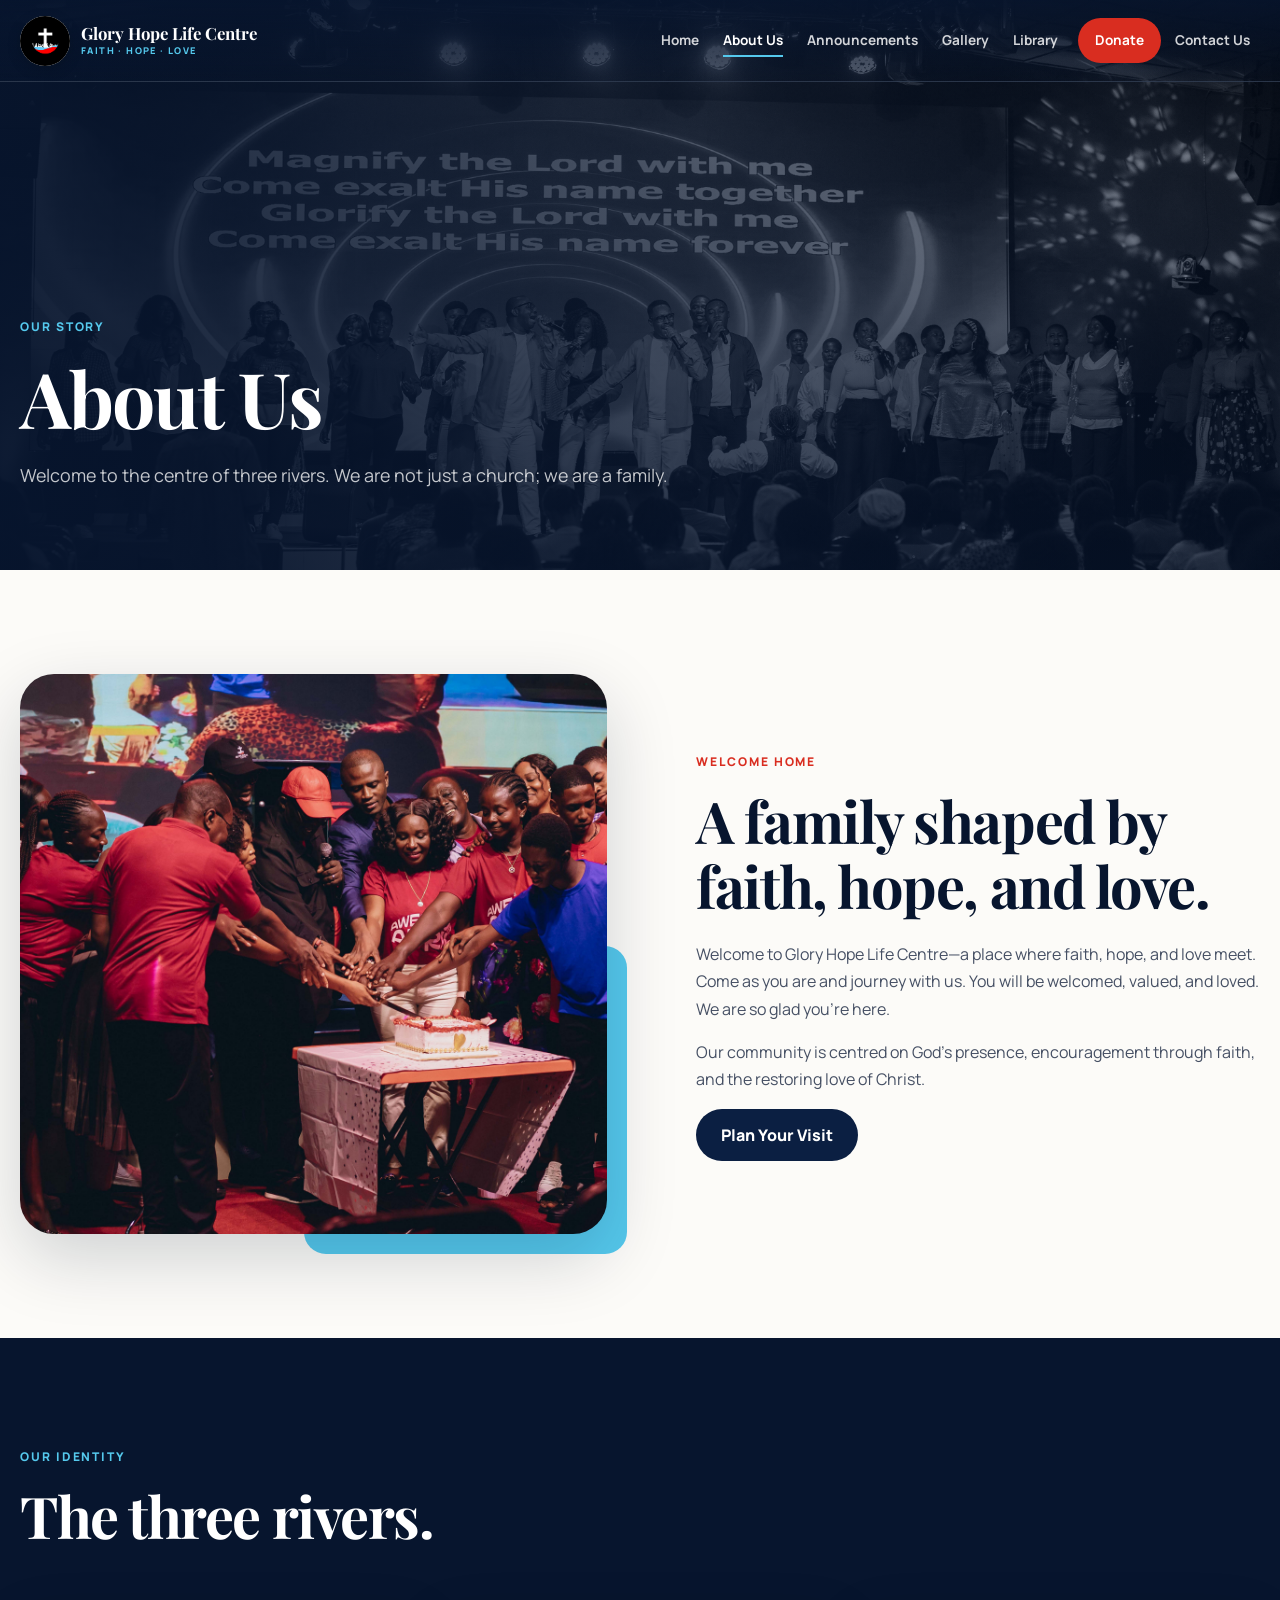
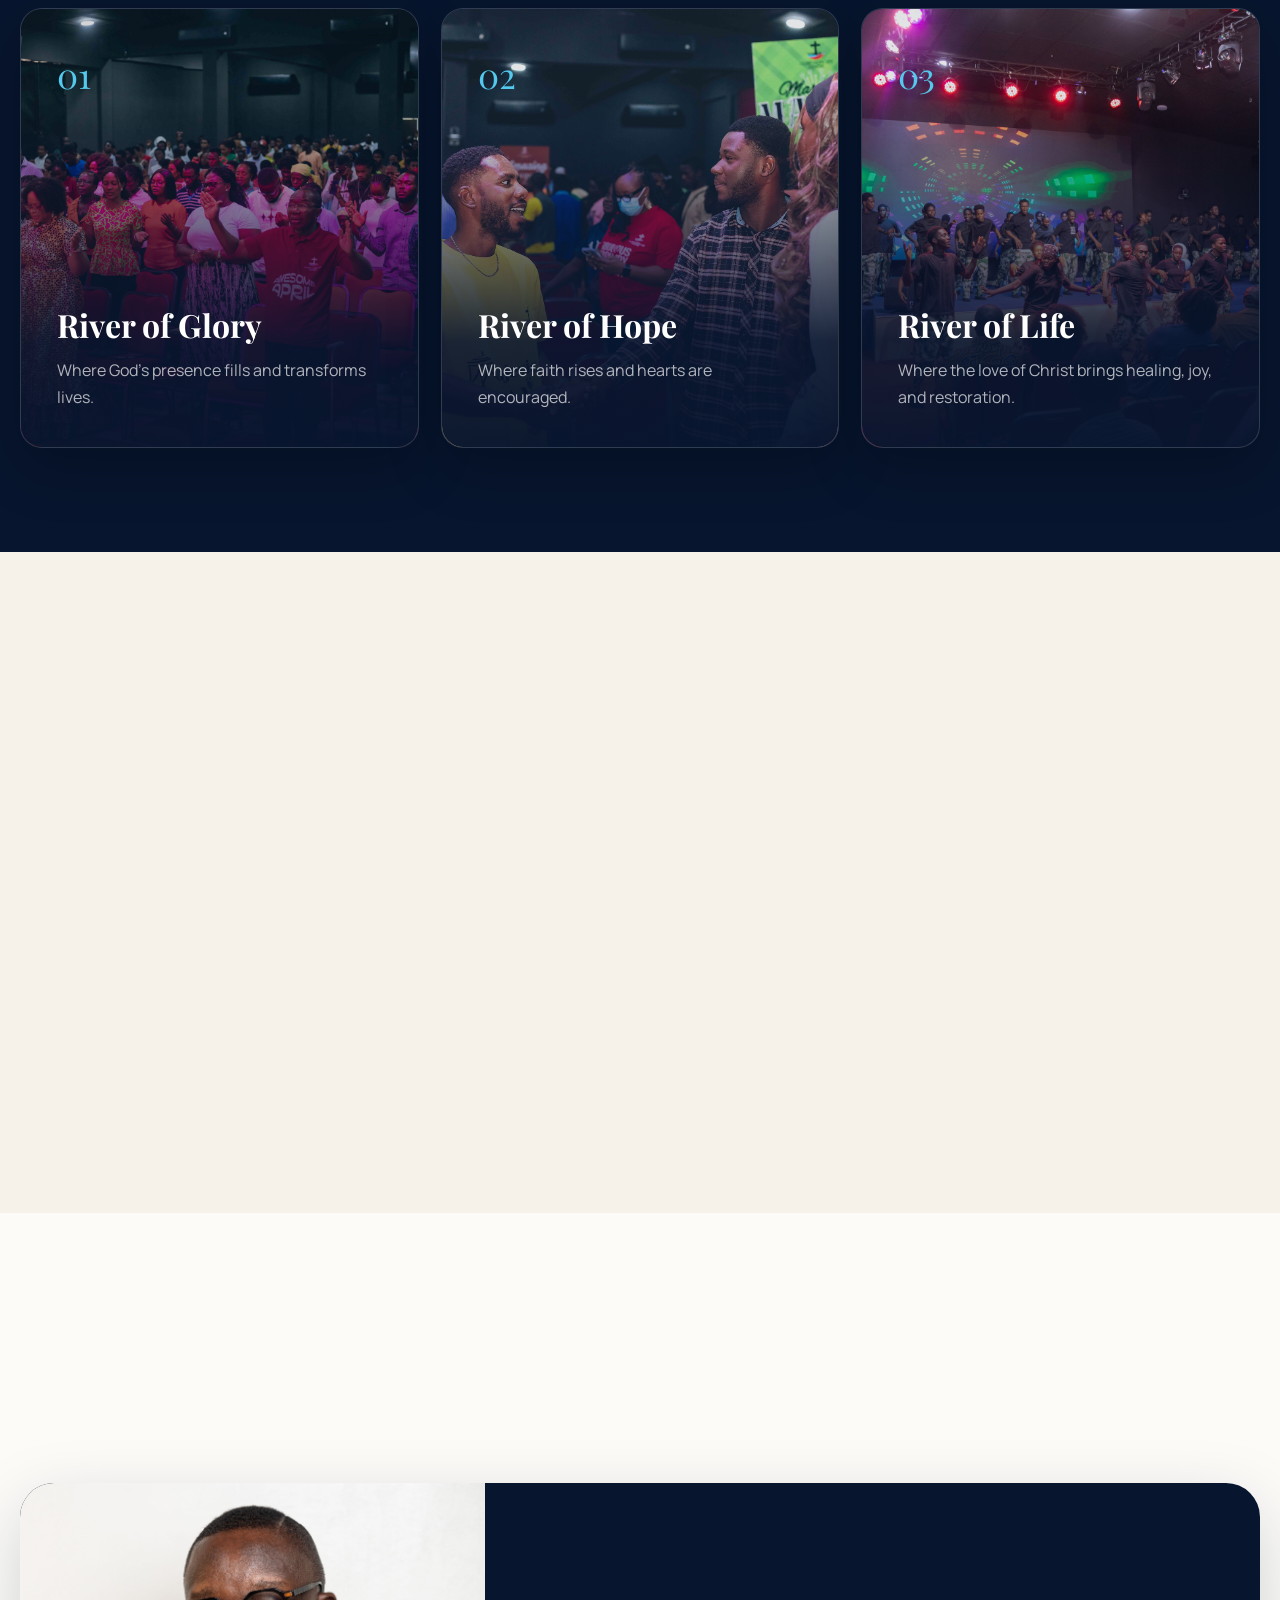
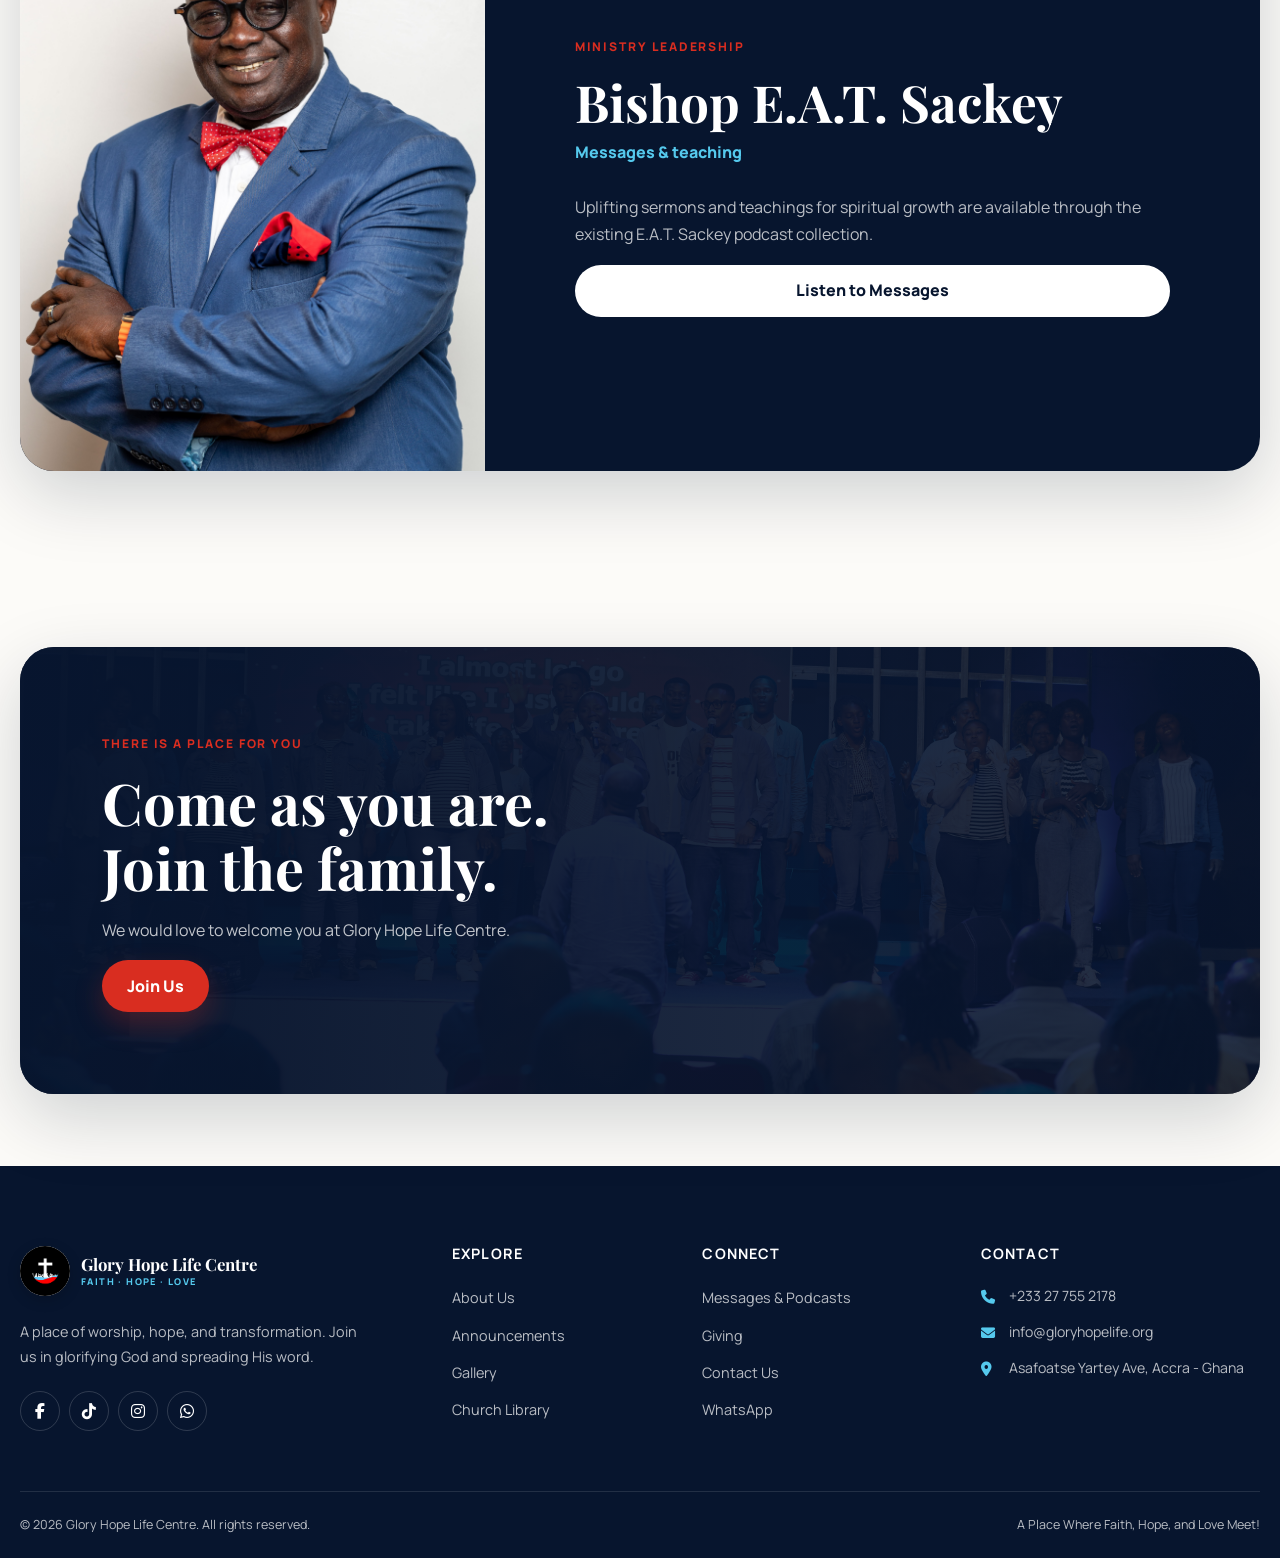
<file: about.html>
<!DOCTYPE html>
<html lang="en">
<head>
  <meta charset="UTF-8">
  <meta name="viewport" content="width=device-width, initial-scale=1.0">
  <meta name="description" content="Learn about the identity, vision, mission, and ministry of Glory Hope Life Centre.">
  <title>About Us — Glory Hope Life Centre</title>
  <link rel="preconnect" href="https://fonts.googleapis.com">
  <link rel="preconnect" href="https://fonts.gstatic.com" crossorigin>
  <link rel="stylesheet" href="https://cdnjs.cloudflare.com/ajax/libs/font-awesome/6.7.2/css/all.min.css">
  <link rel="stylesheet" href="style.css?v=20261105">
  <link rel="icon" type="image/jpeg" href="Images/Glogo.jpg">
</head>
<body class="">

<a class="skip-link" href="#main-content">Skip to main content</a>
<header class="site-header">
  <div class="container header-shell">
    <a class="brand" href="index.html" aria-label="Glory Hope Life Centre home">
      <span class="brand-mark"><img src="Images/Glogo.jpg" alt=""></span>
      <span class="brand-copy"><strong>Glory Hope Life Centre</strong><span>Faith · Hope · Love</span></span>
    </a>
    <nav class="site-nav" id="site-navigation" aria-label="Primary navigation">
      <a href="index.html">Home</a><a href="about.html" class="active" aria-current="page">About Us</a><a href="announcement.html">Announcements</a><a href="gallery.html">Gallery</a><a href="library.html">Library</a><a href="donate.html" class="nav-cta">Donate</a><a href="contact.html">Contact Us</a>
    </nav>
    <button class="hamburger" type="button" aria-label="Toggle navigation" aria-controls="site-navigation" aria-expanded="false">
      <span></span><span></span><span></span>
    </button>
  </div>
</header>
<main id="main-content">

<section class="page-hero">
  <img class="page-hero__image" src="Images/1.JPG" alt="" style="object-position:center">
  <div class="container page-hero__content">
    <span class="eyebrow">Our story</span>
    <h1 class="page-title">About Us</h1>
    <p class="lead">Welcome to the centre of three rivers. We are not just a church; we are a family.</p>
  </div>
</section>
<section class="section"><div class="container split"><div class="split-media" data-reveal><img src="Images/4F6A8107.JPG" alt="The GHLC church family gathered together" loading="lazy"></div><div class="split-copy" data-reveal><span class="eyebrow">Welcome home</span><h2 class="section-title">A family shaped by faith, hope, and love.</h2><p>Welcome to Glory Hope Life Centre—a place where faith, hope, and love meet. Come as you are and journey with us. You will be welcomed, valued, and loved. We are so glad you’re here.</p><p>Our community is centred on God’s presence, encouragement through faith, and the restoring love of Christ.</p><a class="btn btn--navy" href="contact.html">Plan Your Visit</a></div></div></section>
<section class="section section--navy"><div class="container"><div class="section-heading" data-reveal><div><span class="eyebrow">Our identity</span><h2 class="section-title">The three rivers.</h2></div></div><div class="river-grid"><article class="river-card river-card--visual" data-reveal><img class="river-card__image" src="Images/4F6A8026.JPG" alt="The GHLC congregation worshipping in God’s presence" loading="lazy"><span class="river-card__number">01</span><h3>River of Glory</h3><p>Where God’s presence fills and transforms lives.</p></article><article class="river-card river-card--visual" data-reveal><img class="river-card__image" src="Images/E10.JPG" alt="Members of the GHLC family welcoming one another" loading="lazy"><span class="river-card__number">02</span><h3>River of Hope</h3><p>Where faith rises and hearts are encouraged.</p></article><article class="river-card river-card--visual" data-reveal><img class="river-card__image" src="Images/slide-dance.JPG" alt="Joyful praise and celebration at GHLC" loading="lazy"><span class="river-card__number">03</span><h3>River of Life</h3><p>Where the love of Christ brings healing, joy, and restoration.</p></article></div></div></section>
<section class="section section--cream"><div class="container"><div class="section-heading" data-reveal><div><span class="eyebrow">Vision &amp; mission</span><h2 class="section-title">Why we gather.</h2><p>Drawn directly from the identity and wording already shared across GHLC.</p></div></div><div class="value-grid"><article class="value-card" data-reveal><span class="icon-badge"><i class="fa-regular fa-eye" aria-hidden="true"></i></span><h3>Our Vision</h3><p>To be a place where faith, hope, and love meet—a centre of glory, hope, and life.</p></article><article class="value-card" data-reveal><span class="icon-badge"><i class="fa-solid fa-compass" aria-hidden="true"></i></span><h3>Our Mission</h3><p>To glorify God and spread His word through worship, hope, and transformation.</p></article></div></div></section>
<section class="section"><div class="container"><div class="section-heading" data-reveal><div><span class="eyebrow">Leadership</span><h2 class="section-title">Serving through the Word.</h2></div></div><article class="leadership-card" data-reveal><img src="Images/4F6A8352.JPG" alt="Bishop E.A.T. Sackey" loading="lazy"><div class="leadership-card__content"><span class="eyebrow">Ministry leadership</span><h3>Bishop E.A.T. Sackey</h3><p class="role">Messages &amp; teaching</p><p>Uplifting sermons and teachings for spiritual growth are available through the existing E.A.T. Sackey podcast collection.</p><a class="btn btn--light" href="sermons.html">Listen to Messages</a></div></article></div></section>
<section class="section section--compact"><div class="container"><div class="cta-panel" data-reveal><img src="Images/slide-choir2.jpg" alt="" loading="lazy"><div class="cta-panel__content"><span class="eyebrow">There is a place for you</span><h2>Come as you are. Join the family.</h2><p>We would love to welcome you at Glory Hope Life Centre.</p><a class="btn btn--primary" href="contact.html">Join Us</a></div></div></div></section>

</main>

<footer class="site-footer">
  <div class="container footer-main">
    <div class="footer-brand">
      <a class="brand" href="index.html">
        <span class="brand-mark"><img src="Images/Glogo.jpg" alt=""></span>
        <span class="brand-copy"><strong>Glory Hope Life Centre</strong><span>Faith · Hope · Love</span></span>
      </a>
      <p>A place of worship, hope, and transformation. Join us in glorifying God and spreading His word.</p>
      <div class="footer-socials">
<a href="https://www.facebook.com/61586084673639/" target="_blank" rel="noopener noreferrer" aria-label="Facebook"><i class="fa-brands fa-facebook-f" aria-hidden="true"></i></a>
<a href="https://www.tiktok.com/@ghlc_official?is_from_webapp=1&amp;sender_device=pc" target="_blank" rel="noopener noreferrer" aria-label="TikTok"><i class="fa-brands fa-tiktok" aria-hidden="true"></i></a>
<a href="https://www.instagram.com/gloryhopelifecentre?utm_source=ig_web_button_share_sheet&amp;xtok=ZDNlZDc0MzIxNw==" target="_blank" rel="noopener noreferrer" aria-label="Instagram"><i class="fa-brands fa-instagram" aria-hidden="true"></i></a>
<a href="https://api.whatsapp.com/send/?phone=233240010024&amp;text&amp;type=phone_number&amp;app_absent=0" target="_blank" rel="noopener noreferrer" aria-label="WhatsApp"><i class="fa-brands fa-whatsapp" aria-hidden="true"></i></a>
</div>
    </div>
    <div>
      <h3>Explore</h3>
      <ul class="footer-links">
        <li><a href="about.html">About Us</a></li>
        <li><a href="announcement.html">Announcements</a></li>
        <li><a href="gallery.html">Gallery</a></li>
        <li><a href="library.html">Church Library</a></li>
      </ul>
    </div>
    <div>
      <h3>Connect</h3>
      <ul class="footer-links">
        <li><a href="sermons.html">Messages &amp; Podcasts</a></li>
        <li><a href="donate.html">Giving</a></li>
        <li><a href="contact.html">Contact Us</a></li>
        <li><a href="https://api.whatsapp.com/send/?phone=233240010024&amp;text&amp;type=phone_number&amp;app_absent=0" target="_blank" rel="noopener noreferrer">WhatsApp</a></li>
      </ul>
    </div>
    <div>
      <h3>Contact</h3>
      <ul class="footer-contact">
        <li><i class="fa-solid fa-phone" aria-hidden="true"></i><a href="tel:+233277552178">+233 27 755 2178</a></li>
        <li><i class="fa-solid fa-envelope" aria-hidden="true"></i><a href="mailto:info@gloryhopelife.org">info@gloryhopelife.org</a></li>
        <li><i class="fa-solid fa-location-dot" aria-hidden="true"></i><span>Asafoatse Yartey Ave, Accra - Ghana</span></li>
      </ul>
    </div>
  </div>
  <div class="container footer-bottom">
    <p>&copy; 2026 Glory Hope Life Centre. All rights reserved.</p>
    <p>A Place Where Faith, Hope, and Love Meet!</p>
  </div>
</footer>
<script type="module" src="assets/js/main.js"></script>

</body>
</html>
</file>
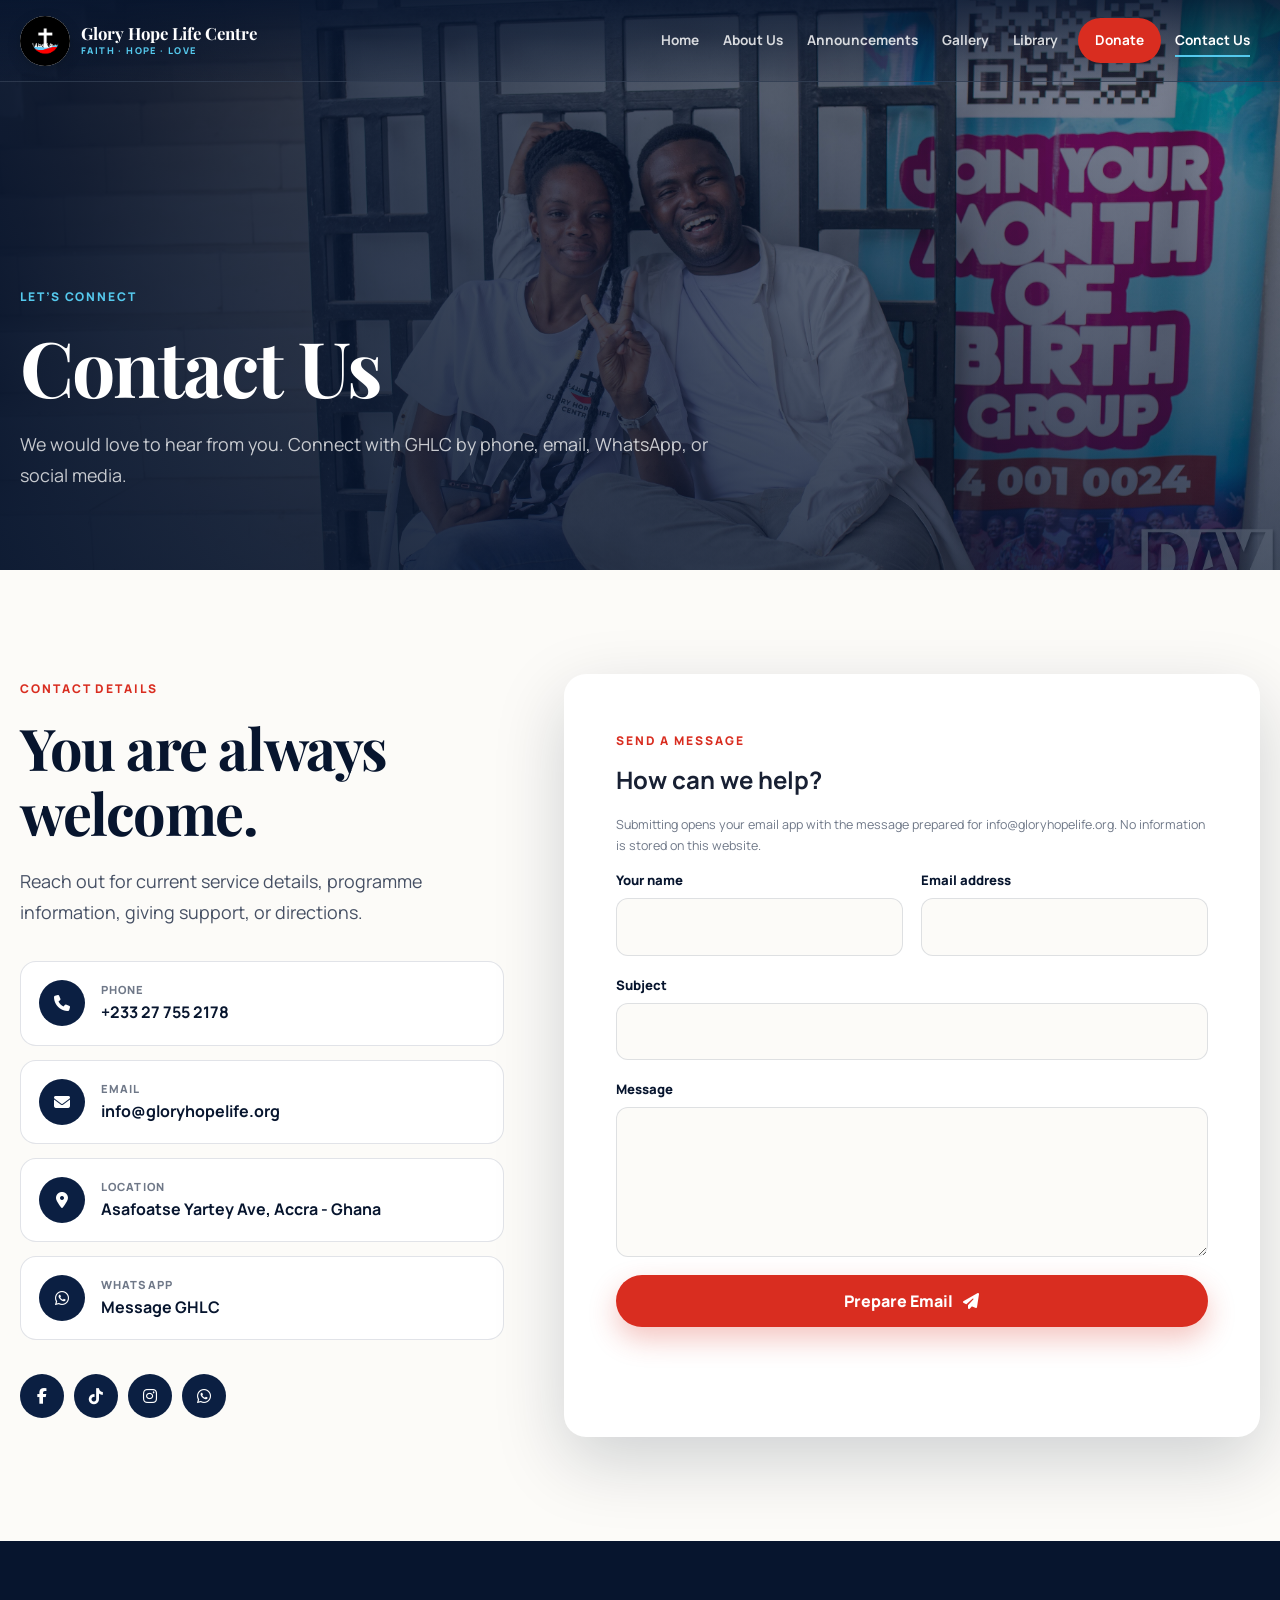
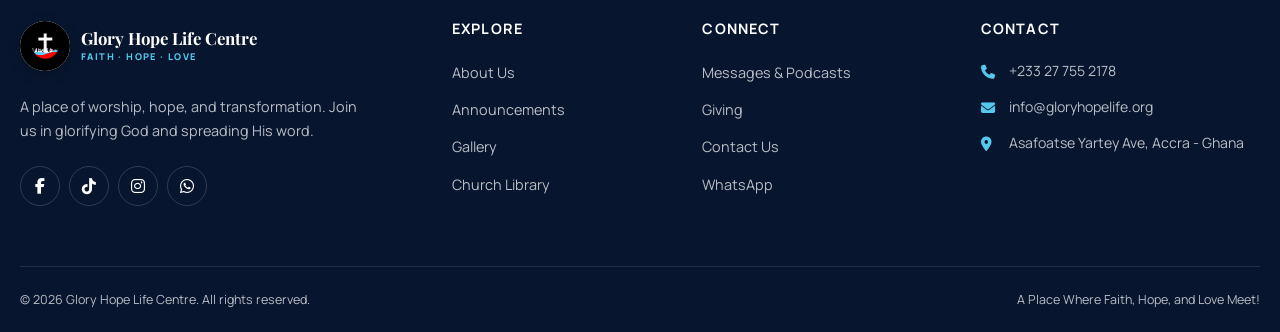
<file: contact.html>
<!DOCTYPE html>
<html lang="en">
<head>
  <meta charset="UTF-8">
  <meta name="viewport" content="width=device-width, initial-scale=1.0">
  <meta name="description" content="Contact Glory Hope Life Centre by phone, email, WhatsApp, social media, or email form.">
  <title>Contact Us — Glory Hope Life Centre</title>
  <link rel="preconnect" href="https://fonts.googleapis.com">
  <link rel="preconnect" href="https://fonts.gstatic.com" crossorigin>
  <link rel="stylesheet" href="https://cdnjs.cloudflare.com/ajax/libs/font-awesome/6.7.2/css/all.min.css">
  <link rel="stylesheet" href="style.css?v=20261105">
  <link rel="icon" type="image/jpeg" href="Images/Glogo.jpg">
</head>
<body class="">

<a class="skip-link" href="#main-content">Skip to main content</a>
<header class="site-header">
  <div class="container header-shell">
    <a class="brand" href="index.html" aria-label="Glory Hope Life Centre home">
      <span class="brand-mark"><img src="Images/Glogo.jpg" alt=""></span>
      <span class="brand-copy"><strong>Glory Hope Life Centre</strong><span>Faith · Hope · Love</span></span>
    </a>
    <nav class="site-nav" id="site-navigation" aria-label="Primary navigation">
      <a href="index.html">Home</a><a href="about.html">About Us</a><a href="announcement.html">Announcements</a><a href="gallery.html">Gallery</a><a href="library.html">Library</a><a href="donate.html" class="nav-cta">Donate</a><a href="contact.html" class="active" aria-current="page">Contact Us</a>
    </nav>
    <button class="hamburger" type="button" aria-label="Toggle navigation" aria-controls="site-navigation" aria-expanded="false">
      <span></span><span></span><span></span>
    </button>
  </div>
</header>
<main id="main-content">

<section class="page-hero">
  <img class="page-hero__image" src="Images/day1.JPG" alt="" style="object-position:center">
  <div class="container page-hero__content">
    <span class="eyebrow">Let’s connect</span>
    <h1 class="page-title">Contact Us</h1>
    <p class="lead">We would love to hear from you. Connect with GHLC by phone, email, WhatsApp, or social media.</p>
  </div>
</section>
<section class="section"><div class="container contact-layout"><div data-reveal><span class="eyebrow">Contact details</span><h2 class="section-title">You are always welcome.</h2><p class="lead">Reach out for current service details, programme information, giving support, or directions.</p><div class="contact-list"><a class="contact-item" href="tel:+233277552178"><span class="contact-item__icon"><i class="fa-solid fa-phone" aria-hidden="true"></i></span><span><small>Phone</small><strong>+233 27 755 2178</strong></span></a><a class="contact-item" href="mailto:info@gloryhopelife.org"><span class="contact-item__icon"><i class="fa-solid fa-envelope" aria-hidden="true"></i></span><span><small>Email</small><strong>info@gloryhopelife.org</strong></span></a><div class="contact-item"><span class="contact-item__icon"><i class="fa-solid fa-location-dot" aria-hidden="true"></i></span><span><small>Location</small><strong>Asafoatse Yartey Ave, Accra - Ghana</strong></span></div><a class="contact-item" href="https://api.whatsapp.com/send/?phone=233240010024&amp;text&amp;type=phone_number&amp;app_absent=0" target="_blank" rel="noopener noreferrer"><span class="contact-item__icon"><i class="fa-brands fa-whatsapp" aria-hidden="true"></i></span><span><small>WhatsApp</small><strong>Message GHLC</strong></span></a></div><div class="contact-socials" aria-label="Social media">
<a href="https://www.facebook.com/61586084673639/" target="_blank" rel="noopener noreferrer" aria-label="Facebook"><i class="fa-brands fa-facebook-f" aria-hidden="true"></i></a>
<a href="https://www.tiktok.com/@ghlc_official?is_from_webapp=1&amp;sender_device=pc" target="_blank" rel="noopener noreferrer" aria-label="TikTok"><i class="fa-brands fa-tiktok" aria-hidden="true"></i></a>
<a href="https://www.instagram.com/gloryhopelifecentre?utm_source=ig_web_button_share_sheet&amp;xtok=ZDNlZDc0MzIxNw==" target="_blank" rel="noopener noreferrer" aria-label="Instagram"><i class="fa-brands fa-instagram" aria-hidden="true"></i></a>
<a href="https://api.whatsapp.com/send/?phone=233240010024&amp;text&amp;type=phone_number&amp;app_absent=0" target="_blank" rel="noopener noreferrer" aria-label="WhatsApp"><i class="fa-brands fa-whatsapp" aria-hidden="true"></i></a>
</div></div><form class="contact-form" data-contact-form data-reveal><span class="eyebrow">Send a message</span><h2>How can we help?</h2><p class="form-help">Submitting opens your email app with the message prepared for info@gloryhopelife.org. No information is stored on this website.</p><div class="form-grid"><div class="form-field"><label for="name">Your name</label><input id="name" name="name" type="text" autocomplete="name" required></div><div class="form-field"><label for="email">Email address</label><input id="email" name="email" type="email" autocomplete="email" required></div><div class="form-field form-field--full"><label for="subject">Subject</label><input id="subject" name="subject" type="text" required></div><div class="form-field form-field--full"><label for="message">Message</label><textarea id="message" name="message" required></textarea></div><div class="form-field form-field--full"><button class="btn btn--primary" type="submit">Prepare Email <i class="fa-solid fa-paper-plane" aria-hidden="true"></i></button><p class="form-status" data-form-status aria-live="polite"></p></div></div></form></div></section>

</main>

<footer class="site-footer">
  <div class="container footer-main">
    <div class="footer-brand">
      <a class="brand" href="index.html">
        <span class="brand-mark"><img src="Images/Glogo.jpg" alt=""></span>
        <span class="brand-copy"><strong>Glory Hope Life Centre</strong><span>Faith · Hope · Love</span></span>
      </a>
      <p>A place of worship, hope, and transformation. Join us in glorifying God and spreading His word.</p>
      <div class="footer-socials">
<a href="https://www.facebook.com/61586084673639/" target="_blank" rel="noopener noreferrer" aria-label="Facebook"><i class="fa-brands fa-facebook-f" aria-hidden="true"></i></a>
<a href="https://www.tiktok.com/@ghlc_official?is_from_webapp=1&amp;sender_device=pc" target="_blank" rel="noopener noreferrer" aria-label="TikTok"><i class="fa-brands fa-tiktok" aria-hidden="true"></i></a>
<a href="https://www.instagram.com/gloryhopelifecentre?utm_source=ig_web_button_share_sheet&amp;xtok=ZDNlZDc0MzIxNw==" target="_blank" rel="noopener noreferrer" aria-label="Instagram"><i class="fa-brands fa-instagram" aria-hidden="true"></i></a>
<a href="https://api.whatsapp.com/send/?phone=233240010024&amp;text&amp;type=phone_number&amp;app_absent=0" target="_blank" rel="noopener noreferrer" aria-label="WhatsApp"><i class="fa-brands fa-whatsapp" aria-hidden="true"></i></a>
</div>
    </div>
    <div>
      <h3>Explore</h3>
      <ul class="footer-links">
        <li><a href="about.html">About Us</a></li>
        <li><a href="announcement.html">Announcements</a></li>
        <li><a href="gallery.html">Gallery</a></li>
        <li><a href="library.html">Church Library</a></li>
      </ul>
    </div>
    <div>
      <h3>Connect</h3>
      <ul class="footer-links">
        <li><a href="sermons.html">Messages &amp; Podcasts</a></li>
        <li><a href="donate.html">Giving</a></li>
        <li><a href="contact.html">Contact Us</a></li>
        <li><a href="https://api.whatsapp.com/send/?phone=233240010024&amp;text&amp;type=phone_number&amp;app_absent=0" target="_blank" rel="noopener noreferrer">WhatsApp</a></li>
      </ul>
    </div>
    <div>
      <h3>Contact</h3>
      <ul class="footer-contact">
        <li><i class="fa-solid fa-phone" aria-hidden="true"></i><a href="tel:+233277552178">+233 27 755 2178</a></li>
        <li><i class="fa-solid fa-envelope" aria-hidden="true"></i><a href="mailto:info@gloryhopelife.org">info@gloryhopelife.org</a></li>
        <li><i class="fa-solid fa-location-dot" aria-hidden="true"></i><span>Asafoatse Yartey Ave, Accra - Ghana</span></li>
      </ul>
    </div>
  </div>
  <div class="container footer-bottom">
    <p>&copy; 2026 Glory Hope Life Centre. All rights reserved.</p>
    <p>A Place Where Faith, Hope, and Love Meet!</p>
  </div>
</footer>
<script type="module" src="assets/js/main.js"></script>

</body>
</html>
</file>
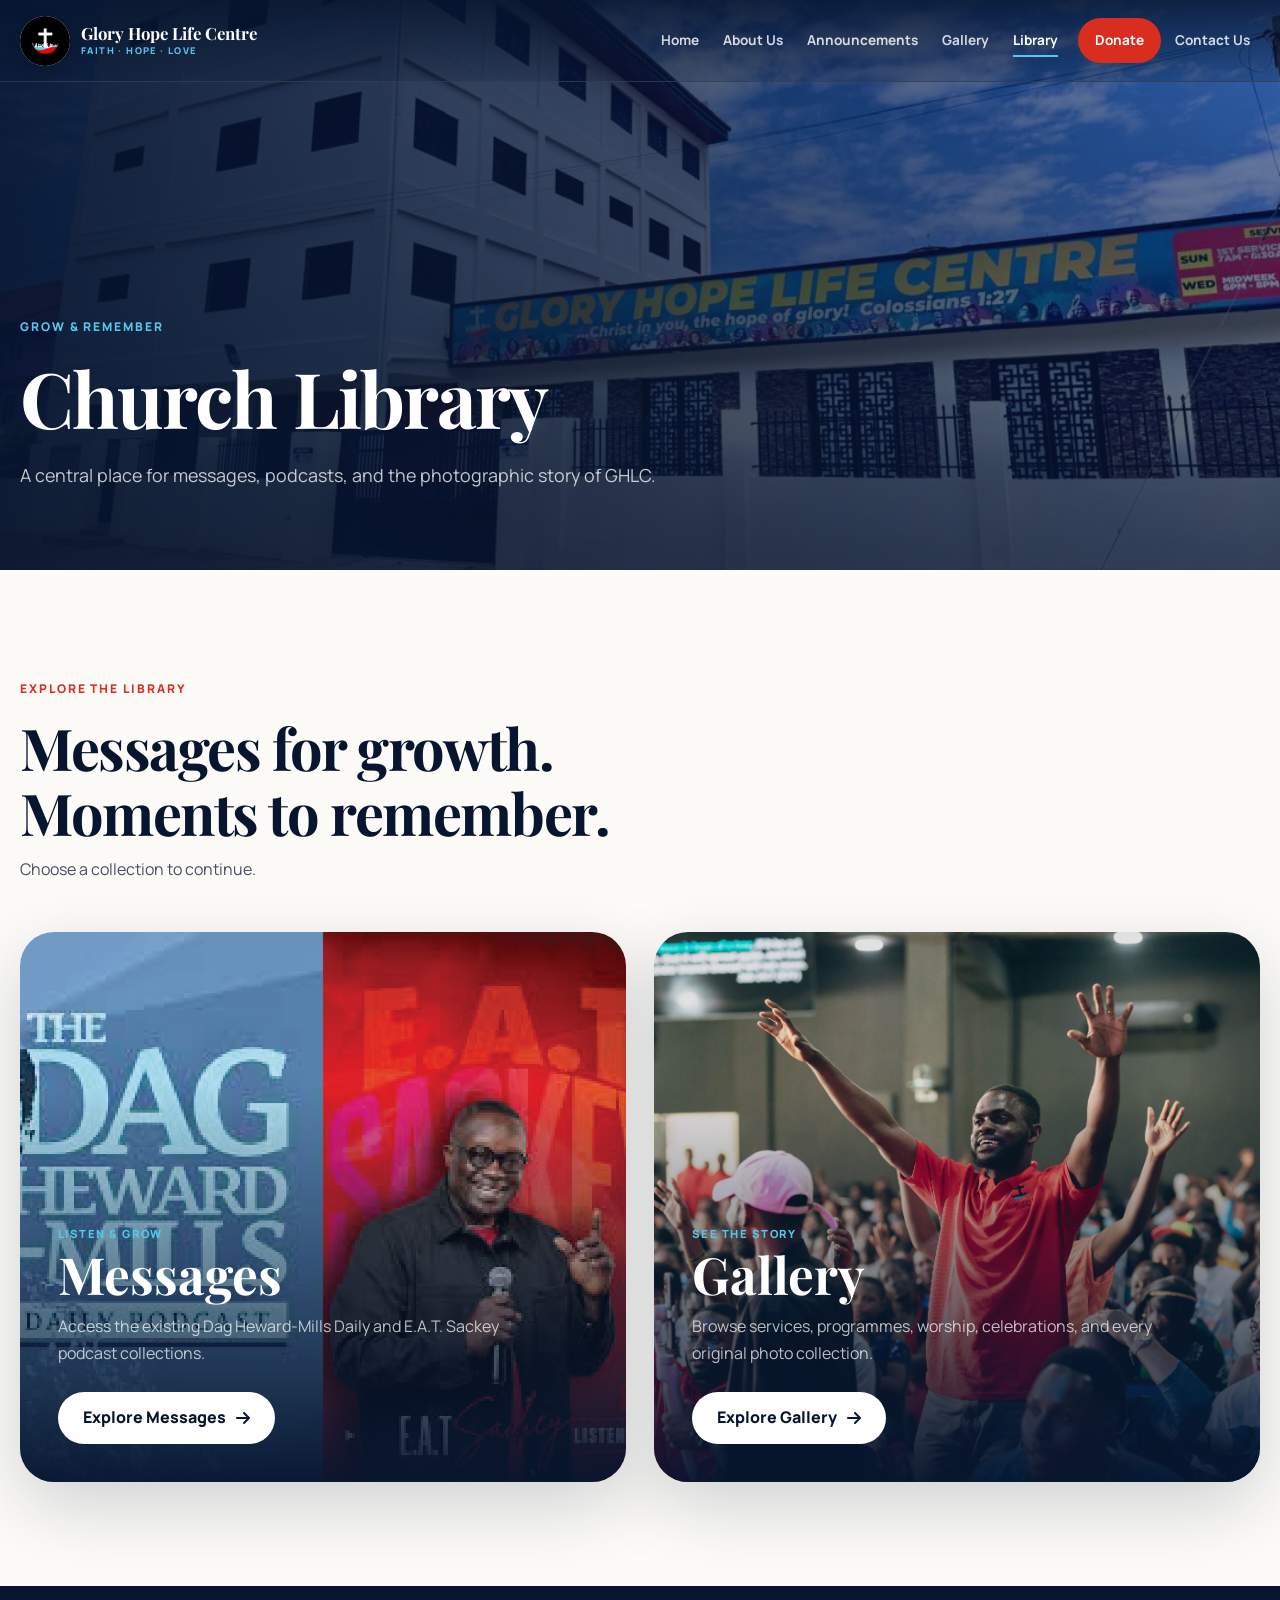
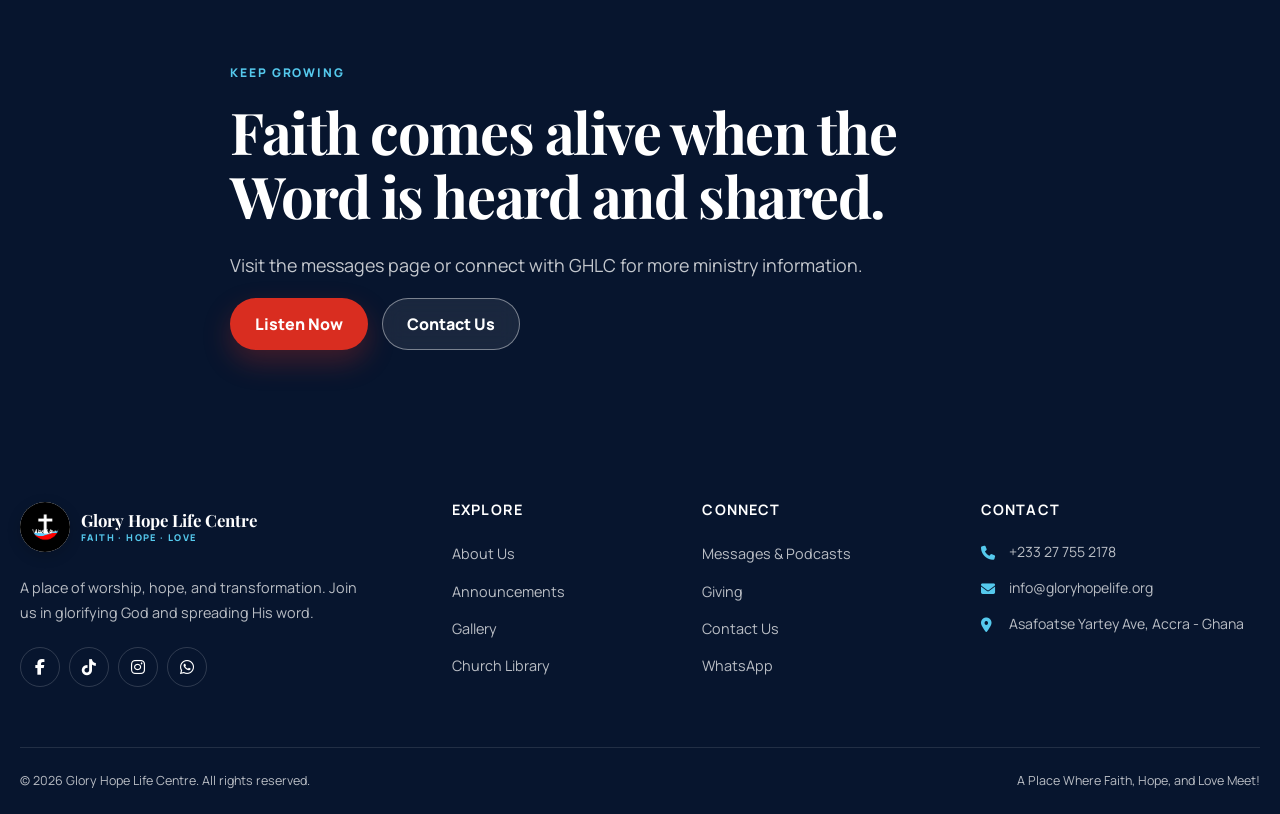
<file: library.html>
<!DOCTYPE html>
<html lang="en">
<head>
  <meta charset="UTF-8">
  <meta name="viewport" content="width=device-width, initial-scale=1.0">
  <meta name="description" content="Explore GHLC messages, podcasts, and photo gallery collections.">
  <title>Church Library — Glory Hope Life Centre</title>
  <link rel="preconnect" href="https://fonts.googleapis.com">
  <link rel="preconnect" href="https://fonts.gstatic.com" crossorigin>
  <link rel="stylesheet" href="https://cdnjs.cloudflare.com/ajax/libs/font-awesome/6.7.2/css/all.min.css">
  <link rel="stylesheet" href="style.css?v=20261105">
  <link rel="icon" type="image/jpeg" href="Images/Glogo.jpg">
</head>
<body class="">

<a class="skip-link" href="#main-content">Skip to main content</a>
<header class="site-header">
  <div class="container header-shell">
    <a class="brand" href="index.html" aria-label="Glory Hope Life Centre home">
      <span class="brand-mark"><img src="Images/Glogo.jpg" alt=""></span>
      <span class="brand-copy"><strong>Glory Hope Life Centre</strong><span>Faith · Hope · Love</span></span>
    </a>
    <nav class="site-nav" id="site-navigation" aria-label="Primary navigation">
      <a href="index.html">Home</a><a href="about.html">About Us</a><a href="announcement.html">Announcements</a><a href="gallery.html">Gallery</a><a href="library.html" class="active" aria-current="page">Library</a><a href="donate.html" class="nav-cta">Donate</a><a href="contact.html">Contact Us</a>
    </nav>
    <button class="hamburger" type="button" aria-label="Toggle navigation" aria-controls="site-navigation" aria-expanded="false">
      <span></span><span></span><span></span>
    </button>
  </div>
</header>
<main id="main-content">

<section class="page-hero">
  <img class="page-hero__image" src="Images/tab.jpg" alt="" style="object-position:center">
  <div class="container page-hero__content">
    <span class="eyebrow">Grow &amp; remember</span>
    <h1 class="page-title">Church Library</h1>
    <p class="lead">A central place for messages, podcasts, and the photographic story of GHLC.</p>
  </div>
</section>
<section class="section"><div class="container"><div class="section-heading" data-reveal><div><span class="eyebrow">Explore the library</span><h2 class="section-title">Messages for growth. Moments to remember.</h2><p>Choose a collection to continue.</p></div></div><div class="library-grid"><a class="library-card" href="sermons.html" data-reveal><img src="Images/nsn-01.jpg" alt="Messages and podcasts at GHLC" loading="lazy"><div class="library-card__content"><span class="card-kicker">Listen &amp; grow</span><h2>Messages</h2><p>Access the existing Dag Heward-Mills Daily and E.A.T. Sackey podcast collections.</p><span class="btn btn--light">Explore Messages <i class="fa-solid fa-arrow-right" aria-hidden="true"></i></span></div></a><a class="library-card" href="gallery.html" data-reveal><img src="Images/day4.JPG" alt="The GHLC photo gallery" loading="lazy"><div class="library-card__content"><span class="card-kicker">See the story</span><h2>Gallery</h2><p>Browse services, programmes, worship, celebrations, and every original photo collection.</p><span class="btn btn--light">Explore Gallery <i class="fa-solid fa-arrow-right" aria-hidden="true"></i></span></div></a></div></div></section>
<section class="section section--compact section--navy"><div class="narrow" data-reveal><span class="eyebrow">Keep growing</span><h2 class="section-title">Faith comes alive when the Word is heard and shared.</h2><p class="lead">Visit the messages page or connect with GHLC for more ministry information.</p><div class="button-row"><a class="btn btn--primary" href="sermons.html">Listen Now</a><a class="btn btn--outline" href="contact.html">Contact Us</a></div></div></section>

</main>

<footer class="site-footer">
  <div class="container footer-main">
    <div class="footer-brand">
      <a class="brand" href="index.html">
        <span class="brand-mark"><img src="Images/Glogo.jpg" alt=""></span>
        <span class="brand-copy"><strong>Glory Hope Life Centre</strong><span>Faith · Hope · Love</span></span>
      </a>
      <p>A place of worship, hope, and transformation. Join us in glorifying God and spreading His word.</p>
      <div class="footer-socials">
<a href="https://www.facebook.com/61586084673639/" target="_blank" rel="noopener noreferrer" aria-label="Facebook"><i class="fa-brands fa-facebook-f" aria-hidden="true"></i></a>
<a href="https://www.tiktok.com/@ghlc_official?is_from_webapp=1&amp;sender_device=pc" target="_blank" rel="noopener noreferrer" aria-label="TikTok"><i class="fa-brands fa-tiktok" aria-hidden="true"></i></a>
<a href="https://www.instagram.com/gloryhopelifecentre?utm_source=ig_web_button_share_sheet&amp;xtok=ZDNlZDc0MzIxNw==" target="_blank" rel="noopener noreferrer" aria-label="Instagram"><i class="fa-brands fa-instagram" aria-hidden="true"></i></a>
<a href="https://api.whatsapp.com/send/?phone=233240010024&amp;text&amp;type=phone_number&amp;app_absent=0" target="_blank" rel="noopener noreferrer" aria-label="WhatsApp"><i class="fa-brands fa-whatsapp" aria-hidden="true"></i></a>
</div>
    </div>
    <div>
      <h3>Explore</h3>
      <ul class="footer-links">
        <li><a href="about.html">About Us</a></li>
        <li><a href="announcement.html">Announcements</a></li>
        <li><a href="gallery.html">Gallery</a></li>
        <li><a href="library.html">Church Library</a></li>
      </ul>
    </div>
    <div>
      <h3>Connect</h3>
      <ul class="footer-links">
        <li><a href="sermons.html">Messages &amp; Podcasts</a></li>
        <li><a href="donate.html">Giving</a></li>
        <li><a href="contact.html">Contact Us</a></li>
        <li><a href="https://api.whatsapp.com/send/?phone=233240010024&amp;text&amp;type=phone_number&amp;app_absent=0" target="_blank" rel="noopener noreferrer">WhatsApp</a></li>
      </ul>
    </div>
    <div>
      <h3>Contact</h3>
      <ul class="footer-contact">
        <li><i class="fa-solid fa-phone" aria-hidden="true"></i><a href="tel:+233277552178">+233 27 755 2178</a></li>
        <li><i class="fa-solid fa-envelope" aria-hidden="true"></i><a href="mailto:info@gloryhopelife.org">info@gloryhopelife.org</a></li>
        <li><i class="fa-solid fa-location-dot" aria-hidden="true"></i><span>Asafoatse Yartey Ave, Accra - Ghana</span></li>
      </ul>
    </div>
  </div>
  <div class="container footer-bottom">
    <p>&copy; 2026 Glory Hope Life Centre. All rights reserved.</p>
    <p>A Place Where Faith, Hope, and Love Meet!</p>
  </div>
</footer>
<script type="module" src="assets/js/main.js"></script>

</body>
</html>
</file>
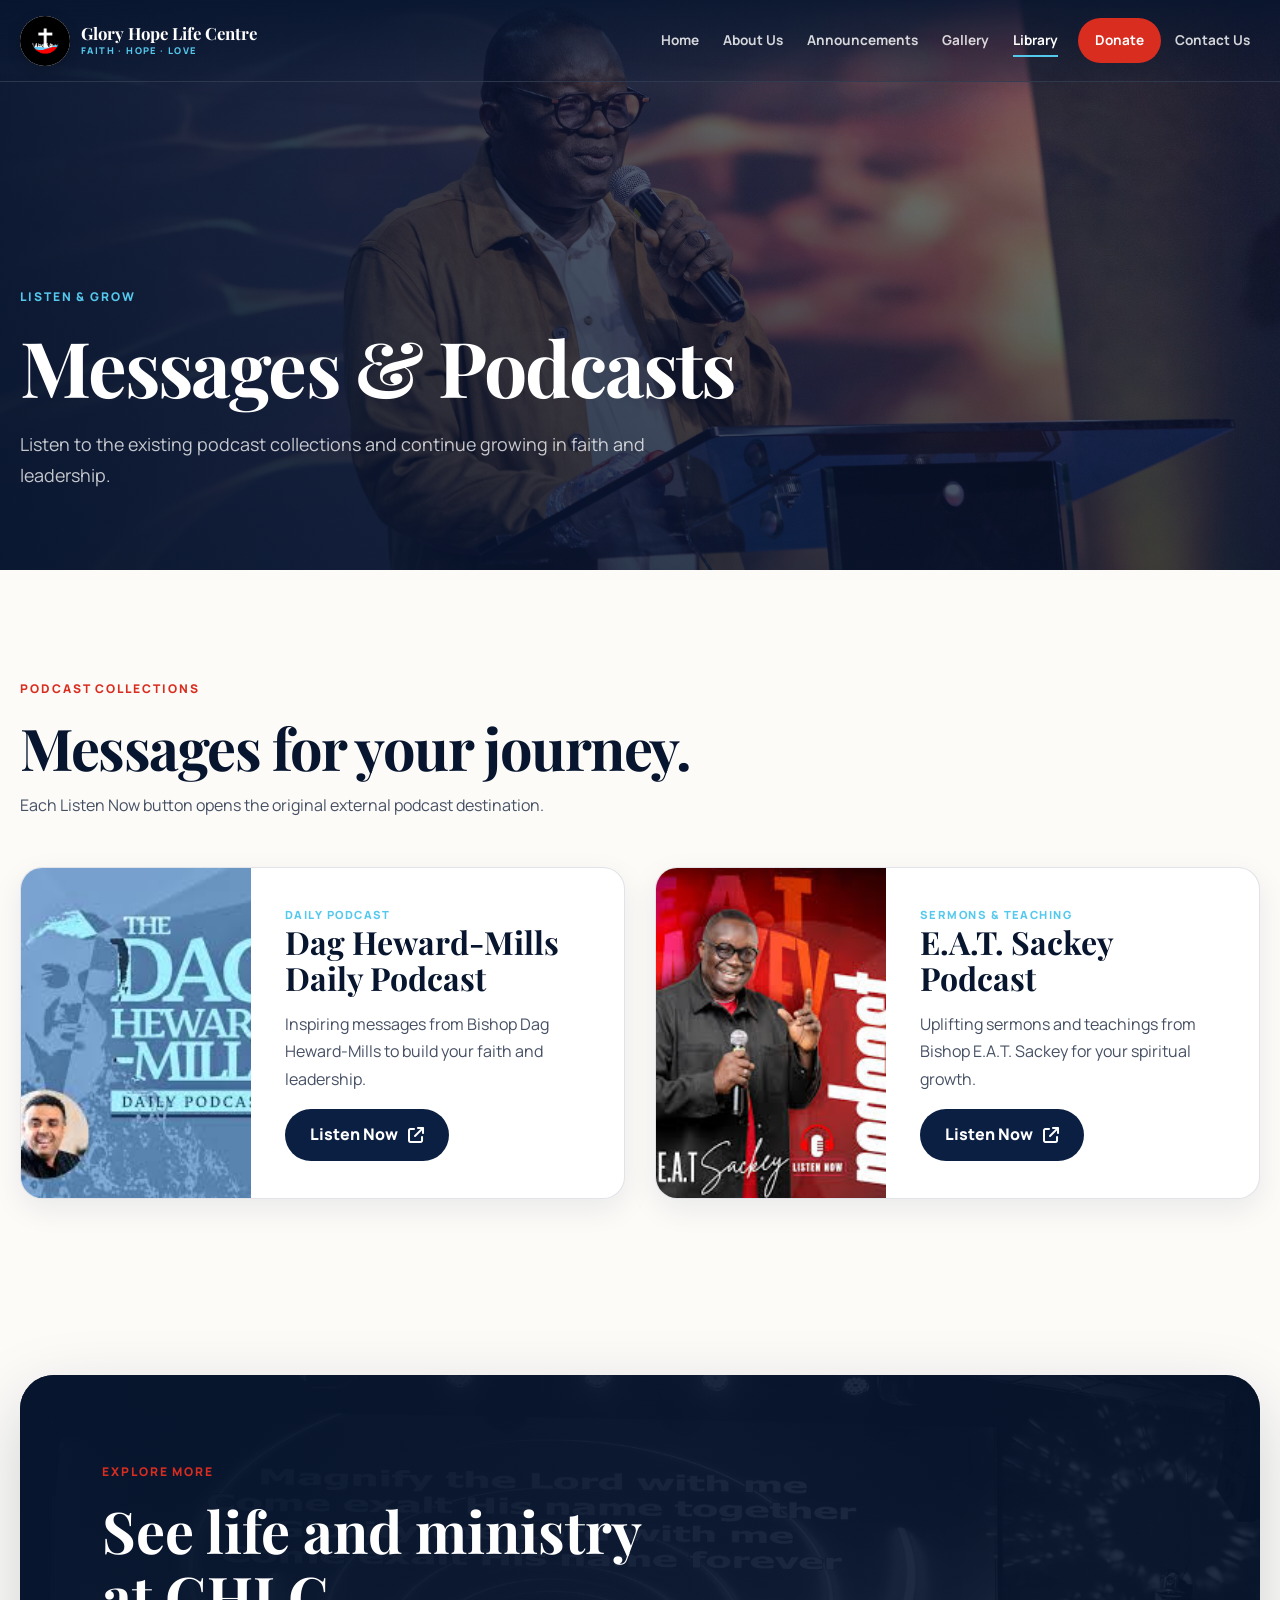
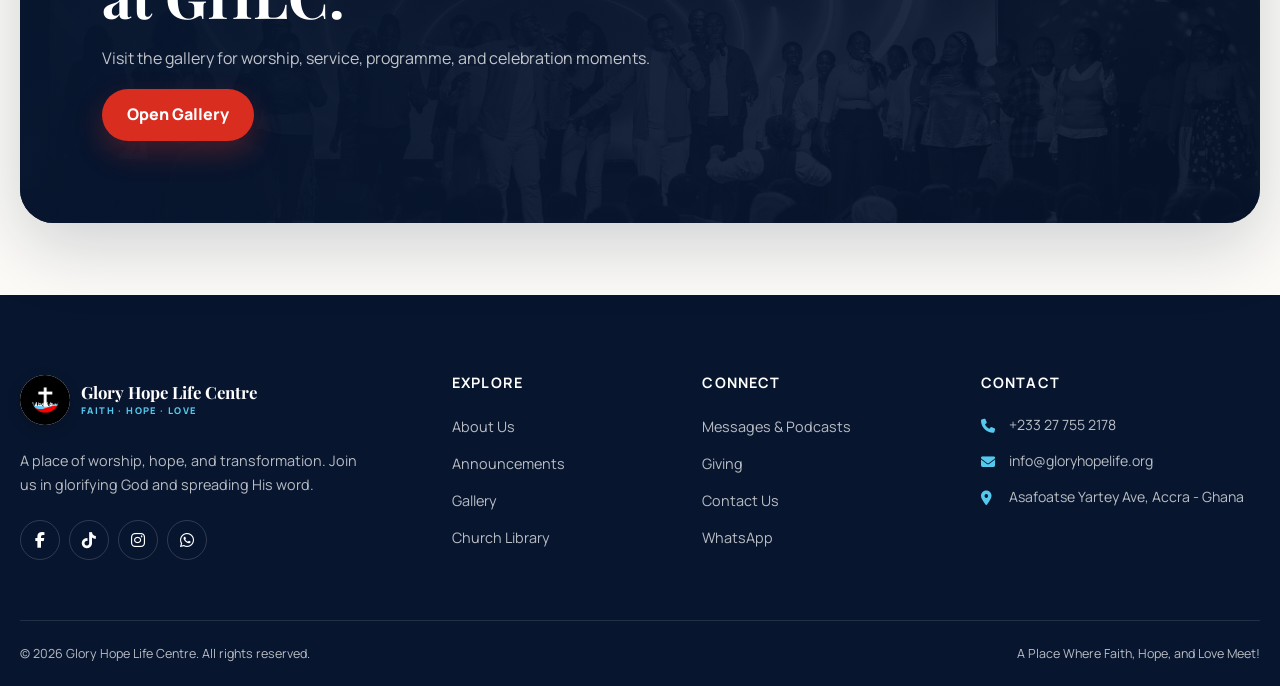
<file: sermons.html>
<!DOCTYPE html>
<html lang="en">
<head>
  <meta charset="UTF-8">
  <meta name="viewport" content="width=device-width, initial-scale=1.0">
  <meta name="description" content="Listen to the existing GHLC podcast collections.">
  <title>Messages &amp; Podcasts — Glory Hope Life Centre</title>
  <link rel="preconnect" href="https://fonts.googleapis.com">
  <link rel="preconnect" href="https://fonts.gstatic.com" crossorigin>
  <link rel="stylesheet" href="https://cdnjs.cloudflare.com/ajax/libs/font-awesome/6.7.2/css/all.min.css">
  <link rel="stylesheet" href="style.css?v=20261105">
  <link rel="icon" type="image/jpeg" href="Images/Glogo.jpg">
</head>
<body class="">

<a class="skip-link" href="#main-content">Skip to main content</a>
<header class="site-header">
  <div class="container header-shell">
    <a class="brand" href="index.html" aria-label="Glory Hope Life Centre home">
      <span class="brand-mark"><img src="Images/Glogo.jpg" alt=""></span>
      <span class="brand-copy"><strong>Glory Hope Life Centre</strong><span>Faith · Hope · Love</span></span>
    </a>
    <nav class="site-nav" id="site-navigation" aria-label="Primary navigation">
      <a href="index.html">Home</a><a href="about.html">About Us</a><a href="announcement.html">Announcements</a><a href="gallery.html">Gallery</a><a href="library.html" class="active" aria-current="page">Library</a><a href="donate.html" class="nav-cta">Donate</a><a href="contact.html">Contact Us</a>
    </nav>
    <button class="hamburger" type="button" aria-label="Toggle navigation" aria-controls="site-navigation" aria-expanded="false">
      <span></span><span></span><span></span>
    </button>
  </div>
</header>
<main id="main-content">

<section class="page-hero">
  <img class="page-hero__image" src="Images/Bishop.JPG" alt="" style="object-position:center 25%">
  <div class="container page-hero__content">
    <span class="eyebrow">Listen &amp; grow</span>
    <h1 class="page-title">Messages &amp; Podcasts</h1>
    <p class="lead">Listen to the existing podcast collections and continue growing in faith and leadership.</p>
  </div>
</section>
<section class="section"><div class="container"><div class="section-heading" data-reveal><div><span class="eyebrow">Podcast collections</span><h2 class="section-title">Messages for your journey.</h2><p>Each Listen Now button opens the original external podcast destination.</p></div></div><div class="podcast-grid"><article class="podcast-card" data-reveal><div class="podcast-card__art"><img src="Images/bishopdag.jpeg" alt="Dag Heward-Mills Daily Podcast" loading="lazy"></div><div class="podcast-card__body"><span class="card-kicker">Daily podcast</span><h2>Dag Heward-Mills Daily Podcast</h2><p>Inspiring messages from Bishop Dag Heward-Mills to build your faith and leadership.</p><a class="btn btn--navy" href="https://www.podbean.com/pw/pbblog-6zdya-d3992" target="_blank" rel="noopener noreferrer">Listen Now <i class="fa-solid fa-arrow-up-right-from-square" aria-hidden="true"></i></a></div></article><article class="podcast-card" data-reveal><div class="podcast-card__art"><img src="Images/eatsackey.jpeg" alt="E.A.T. Sackey Podcast" loading="lazy"></div><div class="podcast-card__body"><span class="card-kicker">Sermons &amp; teaching</span><h2>E.A.T. Sackey Podcast</h2><p>Uplifting sermons and teachings from Bishop E.A.T. Sackey for your spiritual growth.</p><a class="btn btn--navy" href="https://www.podbean.com/pw/pbblog-qp2cn-118da8" target="_blank" rel="noopener noreferrer">Listen Now <i class="fa-solid fa-arrow-up-right-from-square" aria-hidden="true"></i></a></div></article></div></div></section>
<section class="section section--compact"><div class="container"><div class="cta-panel" data-reveal><img src="Images/1.JPG" alt="" loading="lazy"><div class="cta-panel__content"><span class="eyebrow">Explore more</span><h2>See life and ministry at GHLC.</h2><p>Visit the gallery for worship, service, programme, and celebration moments.</p><a class="btn btn--primary" href="gallery.html">Open Gallery</a></div></div></div></section>

</main>

<footer class="site-footer">
  <div class="container footer-main">
    <div class="footer-brand">
      <a class="brand" href="index.html">
        <span class="brand-mark"><img src="Images/Glogo.jpg" alt=""></span>
        <span class="brand-copy"><strong>Glory Hope Life Centre</strong><span>Faith · Hope · Love</span></span>
      </a>
      <p>A place of worship, hope, and transformation. Join us in glorifying God and spreading His word.</p>
      <div class="footer-socials">
<a href="https://www.facebook.com/61586084673639/" target="_blank" rel="noopener noreferrer" aria-label="Facebook"><i class="fa-brands fa-facebook-f" aria-hidden="true"></i></a>
<a href="https://www.tiktok.com/@ghlc_official?is_from_webapp=1&amp;sender_device=pc" target="_blank" rel="noopener noreferrer" aria-label="TikTok"><i class="fa-brands fa-tiktok" aria-hidden="true"></i></a>
<a href="https://www.instagram.com/gloryhopelifecentre?utm_source=ig_web_button_share_sheet&amp;xtok=ZDNlZDc0MzIxNw==" target="_blank" rel="noopener noreferrer" aria-label="Instagram"><i class="fa-brands fa-instagram" aria-hidden="true"></i></a>
<a href="https://api.whatsapp.com/send/?phone=233240010024&amp;text&amp;type=phone_number&amp;app_absent=0" target="_blank" rel="noopener noreferrer" aria-label="WhatsApp"><i class="fa-brands fa-whatsapp" aria-hidden="true"></i></a>
</div>
    </div>
    <div>
      <h3>Explore</h3>
      <ul class="footer-links">
        <li><a href="about.html">About Us</a></li>
        <li><a href="announcement.html">Announcements</a></li>
        <li><a href="gallery.html">Gallery</a></li>
        <li><a href="library.html">Church Library</a></li>
      </ul>
    </div>
    <div>
      <h3>Connect</h3>
      <ul class="footer-links">
        <li><a href="sermons.html">Messages &amp; Podcasts</a></li>
        <li><a href="donate.html">Giving</a></li>
        <li><a href="contact.html">Contact Us</a></li>
        <li><a href="https://api.whatsapp.com/send/?phone=233240010024&amp;text&amp;type=phone_number&amp;app_absent=0" target="_blank" rel="noopener noreferrer">WhatsApp</a></li>
      </ul>
    </div>
    <div>
      <h3>Contact</h3>
      <ul class="footer-contact">
        <li><i class="fa-solid fa-phone" aria-hidden="true"></i><a href="tel:+233277552178">+233 27 755 2178</a></li>
        <li><i class="fa-solid fa-envelope" aria-hidden="true"></i><a href="mailto:info@gloryhopelife.org">info@gloryhopelife.org</a></li>
        <li><i class="fa-solid fa-location-dot" aria-hidden="true"></i><span>Asafoatse Yartey Ave, Accra - Ghana</span></li>
      </ul>
    </div>
  </div>
  <div class="container footer-bottom">
    <p>&copy; 2026 Glory Hope Life Centre. All rights reserved.</p>
    <p>A Place Where Faith, Hope, and Love Meet!</p>
  </div>
</footer>
<script type="module" src="assets/js/main.js"></script>

</body>
</html>
</file>
<file: style.css>
@import url('https://fonts.googleapis.com/css2?family=Manrope:wght@400;500;600;700;800&family=Playfair+Display:wght@600;700&display=swap');

:root {
  --navy-950: #07152e;
  --navy-900: #0b1f42;
  --navy-800: #123064;
  --blue-700: #164b8f;
  --cyan-400: #55c9ed;
  --red-600: #d92d20;
  --red-500: #ef3d2f;
  --cream-50: #fcfbf8;
  --cream-100: #f6f2ea;
  --slate-900: #182033;
  --slate-700: #465064;
  --slate-500: #6f7888;
  --white: #ffffff;
  --border: rgba(11, 31, 66, 0.12);
  --shadow-sm: 0 10px 30px rgba(7, 21, 46, 0.08);
  --shadow-lg: 0 24px 70px rgba(7, 21, 46, 0.18);
  --radius-sm: 12px;
  --radius-md: 22px;
  --radius-lg: 34px;
  --container: 1240px;
  --header-height: 82px;
}

*, *::before, *::after { box-sizing: border-box; }
html { scroll-behavior: smooth; scroll-padding-top: 100px; }
body {
  margin: 0;
  min-width: 320px;
  overflow-x: hidden;
  color: var(--slate-900);
  background: var(--cream-50);
  font-family: 'Manrope', sans-serif;
  line-height: 1.7;
  text-rendering: optimizeLegibility;
}
body.nav-open, body.modal-open { overflow: hidden; }
img { display: block; max-width: 100%; }
a { color: inherit; text-decoration: none; }
button, input, textarea, select { font: inherit; }
button { color: inherit; }
ul { margin: 0; padding: 0; list-style: none; }
h1, h2, h3, h4, p { margin-top: 0; }
h1, h2, h3 { line-height: 1.12; }
:focus-visible { outline: 3px solid var(--cyan-400); outline-offset: 4px; }
::selection { color: var(--white); background: var(--red-600); }

.skip-link {
  position: fixed;
  z-index: 9999;
  top: 12px;
  left: 12px;
  transform: translateY(-150%);
  padding: 10px 16px;
  border-radius: 999px;
  color: var(--white);
  background: var(--navy-950);
  transition: transform 0.2s ease;
}
.skip-link:focus { transform: translateY(0); }
.container { width: min(calc(100% - 40px), var(--container)); margin-inline: auto; }
.narrow { width: min(calc(100% - 40px), 820px); margin-inline: auto; }
.section { padding: 104px 0; }
.section--cream { background: var(--cream-100); }
.section--navy { color: var(--white); background: var(--navy-950); }
.section--compact { padding: 72px 0; }
.eyebrow {
  display: inline-flex;
  align-items: center;
  gap: 10px;
  margin-bottom: 16px;
  color: var(--red-600);
  font-size: 0.75rem;
  font-weight: 800;
  letter-spacing: 0.16em;
  text-transform: uppercase;
}
.section--navy .eyebrow, .hero .eyebrow, .page-hero .eyebrow { color: var(--cyan-400); }
.display-title, .section-title, .page-title {
  margin-bottom: 22px;
  color: var(--navy-950);
  font-family: 'Playfair Display', serif;
  letter-spacing: -0.025em;
}
.display-title { max-width: 900px; font-size: clamp(3rem, 7vw, 6.8rem); }
.section-title { max-width: 760px; font-size: clamp(2.2rem, 4.5vw, 4.2rem); }
.page-title { font-size: clamp(2.8rem, 6vw, 5.8rem); }
.section--navy .section-title, .page-hero .page-title { color: var(--white); }
.lead { max-width: 720px; color: var(--slate-700); font-size: clamp(1.05rem, 1.4vw, 1.23rem); }
.section--navy .lead, .page-hero .lead { color: rgba(255,255,255,0.76); }
.section-heading { display: flex; align-items: end; justify-content: space-between; gap: 32px; margin-bottom: 48px; }
.section-heading > div { max-width: 800px; }
.section-heading .section-title { margin-bottom: 12px; }
.section-heading p { margin-bottom: 0; color: var(--slate-700); }
.text-link { display: inline-flex; align-items: center; gap: 8px; color: var(--navy-800); font-weight: 800; }
.text-link i { transition: transform 0.2s ease; }
.text-link:hover i { transform: translateX(4px); }

.btn {
  display: inline-flex;
  min-height: 52px;
  align-items: center;
  justify-content: center;
  gap: 10px;
  padding: 13px 24px;
  border: 1px solid transparent;
  border-radius: 999px;
  cursor: pointer;
  font-weight: 800;
  line-height: 1.2;
  transition: transform 0.2s ease, box-shadow 0.2s ease, background 0.2s ease, color 0.2s ease;
}
.btn:hover { transform: translateY(-2px); }
.btn--primary { color: var(--white); background: var(--red-600); box-shadow: 0 12px 28px rgba(217,45,32,0.28); }
.btn--primary:hover { background: var(--red-500); box-shadow: 0 16px 36px rgba(217,45,32,0.35); }
.btn--light { color: var(--navy-950); background: var(--white); }
.btn--light:hover { color: var(--red-600); }
.btn--outline { color: var(--white); border-color: rgba(255,255,255,0.42); background: rgba(255,255,255,0.08); backdrop-filter: blur(10px); }
.btn--outline:hover { border-color: var(--white); background: rgba(255,255,255,0.15); }
.btn--navy { color: var(--white); background: var(--navy-900); }
.btn--navy:hover { background: var(--navy-800); }
.button-row { display: flex; flex-wrap: wrap; gap: 14px; }

.site-header {
  position: fixed;
  z-index: 1000;
  inset: 0 0 auto;
  height: var(--header-height);
  border-bottom: 1px solid rgba(255,255,255,0.14);
  color: var(--white);
  background: linear-gradient(to bottom, rgba(7,21,46,0.82), rgba(7,21,46,0.18));
  transition: background 0.25s ease, box-shadow 0.25s ease, height 0.25s ease;
}
.site-header.is-scrolled, .site-header.header--solid {
  border-color: rgba(255,255,255,0.08);
  background: rgba(7,21,46,0.96);
  box-shadow: 0 10px 30px rgba(7,21,46,0.18);
  backdrop-filter: blur(16px);
}
.header-shell { display: flex; height: 100%; align-items: center; justify-content: space-between; gap: 28px; }
.brand { display: inline-flex; min-width: 235px; align-items: center; gap: 11px; }
.brand-mark { width: 50px; height: 50px; flex: 0 0 auto; overflow: hidden; border-radius: 50%; background: var(--white); box-shadow: 0 4px 14px rgba(0,0,0,0.18); }
.brand-mark img { width: 100%; height: 100%; object-fit: cover; }
.brand-copy { display: grid; line-height: 1.04; }
.brand-copy strong { font-family: 'Playfair Display', serif; font-size: 1.05rem; }
.brand-copy span { margin-top: 4px; color: var(--cyan-400); font-size: 0.58rem; font-weight: 800; letter-spacing: 0.15em; text-transform: uppercase; }
.site-nav { display: flex; align-items: center; gap: 4px; }
.site-nav a { position: relative; padding: 12px 10px; color: rgba(255,255,255,0.82); font-size: 0.85rem; font-weight: 700; white-space: nowrap; }
.site-nav a:not(.nav-cta)::after { position: absolute; right: 10px; bottom: 7px; left: 10px; height: 2px; content: ''; transform: scaleX(0); background: var(--cyan-400); transition: transform 0.2s ease; }
.site-nav a:hover, .site-nav a.active { color: var(--white); }
.site-nav a:hover::after, .site-nav a.active::after { transform: scaleX(1); }
.site-nav .nav-cta { margin-left: 6px; padding: 11px 17px; border-radius: 999px; color: var(--white); background: var(--red-600); }
.hamburger { display: none; width: 46px; height: 46px; padding: 10px; border: 0; border-radius: 50%; cursor: pointer; background: rgba(255,255,255,0.12); }
.hamburger span { display: block; width: 22px; height: 2px; margin: 5px auto; background: var(--white); transition: transform 0.2s ease, opacity 0.2s ease; }
.hamburger.is-open span:nth-child(1) { transform: translateY(7px) rotate(45deg); }
.hamburger.is-open span:nth-child(2) { opacity: 0; }
.hamburger.is-open span:nth-child(3) { transform: translateY(-7px) rotate(-45deg); }

.hero { position: relative; min-height: 810px; height: 100svh; max-height: 980px; overflow: hidden; color: var(--white); background: var(--navy-950); }
.slideshow-container { position: absolute; inset: 0; }
.slides { position: absolute; inset: 0; opacity: 0; visibility: hidden; background-position: center; background-size: cover; transform: scale(1.035); transition: opacity 1s ease, visibility 1s ease, transform 6s ease; }
.slides::after { position: absolute; inset: 0; content: ''; background: linear-gradient(90deg, rgba(7,21,46,0.9) 0%, rgba(7,21,46,0.65) 48%, rgba(7,21,46,0.2) 78%), linear-gradient(0deg, rgba(7,21,46,0.58), transparent 45%); }
.slides.active { opacity: 1; visibility: visible; transform: scale(1); }
.hero-content { position: relative; z-index: 2; display: flex; min-height: 810px; height: 100svh; max-height: 980px; align-items: center; padding-top: 78px; }
.hero-copy { max-width: 860px; }
.hero h1 { margin-bottom: 24px; color: var(--white); font-family: 'Playfair Display', serif; font-size: clamp(3.45rem, 7.6vw, 7.2rem); letter-spacing: -0.04em; line-height: 0.94; }
.hero h1.hero-title--center { text-align: center; }
.hero h1 span { color: var(--cyan-400); }
.hero-tagline { max-width: 640px; margin-bottom: 34px; color: rgba(255,255,255,0.86); font-size: clamp(1.05rem, 1.8vw, 1.35rem); }
.hero-actions { display: flex; flex-wrap: wrap; gap: 14px; }
.hero-scroll { display: none; }
.hero-meta { display: flex; flex-wrap: wrap; gap: 24px; margin-top: 50px; color: rgba(255,255,255,0.72); font-size: 0.84rem; font-weight: 700; text-transform: uppercase; letter-spacing: 0.08em; }
.hero-meta span { display: inline-flex; align-items: center; gap: 10px; }
.hero-meta i { color: var(--cyan-400); }
.slider-controls { position: absolute; z-index: 4; right: max(20px, calc((100vw - var(--container))/2)); bottom: 42px; display: flex; align-items: center; gap: 12px; }
.prev, .next { display: grid; width: 48px; height: 48px; place-items: center; border: 1px solid rgba(255,255,255,0.32); border-radius: 50%; color: var(--white); cursor: pointer; background: rgba(7,21,46,0.35); backdrop-filter: blur(8px); transition: background 0.2s ease, transform 0.2s ease; }
.prev:hover, .next:hover { transform: translateY(-2px); background: var(--red-600); }
.dots-container { display: flex; align-items: center; gap: 8px; margin-left: 8px; }
.dot { width: 9px; height: 9px; padding: 0; border: 0; border-radius: 99px; cursor: pointer; background: rgba(255,255,255,0.48); transition: width 0.2s ease, background 0.2s ease; }
.dot.active { width: 28px; background: var(--cyan-400); }

.page-hero { position: relative; display: grid; min-height: 570px; place-items: end start; overflow: hidden; color: var(--white); background: var(--navy-950); }
.page-hero::before { position: absolute; z-index: 1; inset: 0; content: ''; background: linear-gradient(90deg, rgba(7,21,46,0.92), rgba(7,21,46,0.36)), linear-gradient(0deg, rgba(7,21,46,0.55), transparent); }
.page-hero__image { position: absolute; z-index: 0; inset: 0; width: 100%; height: 100%; object-fit: cover; object-position: center; }
.page-hero__content { position: relative; z-index: 2; padding-top: 160px; padding-bottom: 80px; }
.page-hero .page-title { max-width: 900px; margin-bottom: 20px; }
.page-hero .lead { max-width: 690px; margin-bottom: 0; }

.card-grid { display: grid; grid-template-columns: repeat(3, minmax(0, 1fr)); gap: 24px; }
.feature-card { position: relative; min-height: 390px; overflow: hidden; border-radius: var(--radius-md); color: var(--white); box-shadow: var(--shadow-sm); }
.feature-card img { position: absolute; inset: 0; width: 100%; height: 100%; object-fit: cover; transition: transform 0.5s ease; }
.feature-card::after { position: absolute; inset: 0; content: ''; background: linear-gradient(0deg, rgba(7,21,46,0.94), rgba(7,21,46,0.05) 70%); }
.feature-card:hover img { transform: scale(1.045); }
.feature-card__content { position: absolute; z-index: 2; right: 0; bottom: 0; left: 0; padding: 28px; }
.feature-card__content p { margin: 8px 0 0; color: rgba(255,255,255,0.72); font-size: 0.9rem; }
.feature-card h3 { margin-bottom: 0; font-family: 'Playfair Display', serif; font-size: 1.75rem; }
.card-kicker { color: var(--cyan-400); font-size: 0.7rem; font-weight: 800; letter-spacing: 0.13em; text-transform: uppercase; }

.split { display: grid; grid-template-columns: minmax(0, 1.02fr) minmax(0, 0.98fr); align-items: center; gap: clamp(48px, 7vw, 100px); }
.split--reverse .split-media { order: 2; }
.split-media { position: relative; }
.split-media img { width: 100%; min-height: 560px; max-height: 680px; border-radius: var(--radius-lg); object-fit: cover; box-shadow: var(--shadow-lg); }
.split-media::after { position: absolute; z-index: -1; right: -20px; bottom: -20px; width: 55%; height: 55%; border-radius: var(--radius-md); content: ''; background: var(--cyan-400); }
.split-copy .section-title { margin-bottom: 24px; }
.split-copy p { color: var(--slate-700); }
.check-list { display: grid; gap: 14px; margin: 28px 0 34px; }
.check-list li { display: flex; align-items: flex-start; gap: 12px; font-weight: 700; }
.check-list i { display: grid; width: 24px; height: 24px; flex: 0 0 auto; place-items: center; border-radius: 50%; color: var(--white); background: var(--red-600); font-size: 0.7rem; }

.river-grid { display: grid; grid-template-columns: repeat(3, minmax(0, 1fr)); gap: 22px; }
.river-card { position: relative; min-height: 330px; padding: 36px; overflow: hidden; border: 1px solid rgba(255,255,255,0.12); border-radius: var(--radius-md); background: rgba(255,255,255,0.055); }
.river-card::before { position: absolute; top: -70px; right: -70px; width: 180px; height: 180px; border-radius: 50%; content: ''; background: rgba(85,201,237,0.12); }
.river-card__number { display: block; margin-bottom: 60px; color: var(--cyan-400); font-family: 'Playfair Display', serif; font-size: 2.2rem; }
.river-card h3 { margin-bottom: 14px; font-family: 'Playfair Display', serif; font-size: 2rem; }
.river-card p { margin-bottom: 0; color: rgba(255,255,255,0.68); }
.river-card--visual { display: flex; min-height: 440px; flex-direction: column; justify-content: flex-end; box-shadow: 0 20px 55px rgba(0,0,0,0.24); }
.river-card--visual::before { z-index: 1; inset: 0; width: auto; height: auto; border-radius: 0; background: linear-gradient(180deg, rgba(7,21,46,0.08) 20%, rgba(7,21,46,0.92) 76%, rgba(7,21,46,0.98)); }
.river-card__image { position: absolute; z-index: 0; inset: 0; width: 100%; height: 100%; object-fit: cover; transition: transform 0.5s ease; }
.river-card--visual .river-card__number,
.river-card--visual h3,
.river-card--visual p { position: relative; z-index: 2; }
.river-card--visual .river-card__number { margin-bottom: auto; }
.river-card--visual:hover .river-card__image { transform: scale(1.045); }

.photo-grid { display: grid; grid-template-columns: 1.35fr 0.85fr 0.85fr; grid-template-rows: 250px 250px; gap: 14px; }
.photo-tile { position: relative; overflow: hidden; border: 0; border-radius: 16px; cursor: zoom-in; background: var(--navy-900); }
.photo-tile:first-child { grid-row: 1 / 3; }
.photo-tile img { width: 100%; height: 100%; object-fit: cover; transition: transform 0.45s ease, opacity 0.45s ease; }
.photo-tile:hover img { opacity: 0.84; transform: scale(1.04); }

.event-grid { display: grid; grid-template-columns: repeat(2, minmax(0, 1fr)); gap: 28px; }
.event-card { display: grid; grid-template-columns: 46% 54%; overflow: hidden; border: 1px solid var(--border); border-radius: var(--radius-md); background: var(--white); box-shadow: var(--shadow-sm); transition: transform 0.25s ease, box-shadow 0.25s ease; }
.event-card:hover { transform: translateY(-5px); box-shadow: var(--shadow-lg); }
.event-card__media { min-height: 340px; overflow: hidden; background: var(--navy-900); }
.event-card__media img { width: 100%; height: 100%; object-fit: cover; }
.event-card__body { display: flex; flex-direction: column; align-items: flex-start; justify-content: center; padding: 32px; }
.date-chip { display: inline-flex; margin-bottom: 20px; padding: 7px 12px; border-radius: 999px; color: var(--red-600); background: rgba(217,45,32,0.09); font-size: 0.72rem; font-weight: 800; letter-spacing: 0.09em; text-transform: uppercase; }
.event-card h3 { margin-bottom: 14px; color: var(--navy-950); font-family: 'Playfair Display', serif; font-size: 1.8rem; }
.event-card p { color: var(--slate-700); }
.event-meta { display: grid; gap: 9px; margin: 10px 0 24px; color: var(--slate-700); font-size: 0.87rem; }
.event-meta span { display: flex; align-items: flex-start; gap: 9px; }
.event-meta i { width: 16px; margin-top: 5px; color: var(--red-600); }

.announcement-row { display: grid; grid-template-columns: repeat(3, minmax(0, 1fr)); gap: 22px; }
.announcement-card { overflow: hidden; border: 1px solid var(--border); border-radius: var(--radius-md); background: var(--white); box-shadow: var(--shadow-sm); transition: transform 0.25s ease; }
.announcement-card:hover { transform: translateY(-5px); }
.announcement-card img { width: 100%; aspect-ratio: 16/10; object-fit: cover; }
.announcement-card__body { padding: 24px; }
.announcement-card h3 { margin-bottom: 10px; color: var(--navy-950); font-size: 1.2rem; }
.announcement-card p { margin-bottom: 0; color: var(--slate-700); font-size: 0.9rem; }

.cta-panel { position: relative; display: grid; min-height: 410px; align-items: center; overflow: hidden; border-radius: var(--radius-lg); color: var(--white); background: var(--navy-950); box-shadow: var(--shadow-lg); }
.cta-panel img { position: absolute; inset: 0; width: 100%; height: 100%; object-fit: cover; opacity: 0.28; }
.cta-panel::after { position: absolute; inset: 0; content: ''; background: linear-gradient(90deg, rgba(7,21,46,0.96), rgba(7,21,46,0.52)); }
.cta-panel__content { position: relative; z-index: 2; max-width: 720px; padding: clamp(36px, 7vw, 82px); }
.cta-panel h2 { margin-bottom: 18px; color: var(--white); font-family: 'Playfair Display', serif; font-size: clamp(2.25rem, 4.5vw, 4.1rem); }
.cta-panel p { max-width: 620px; color: rgba(255,255,255,0.75); }

.value-grid { display: grid; grid-template-columns: repeat(2, minmax(0,1fr)); gap: 24px; }
.value-card { padding: 38px; border: 1px solid var(--border); border-radius: var(--radius-md); background: var(--white); box-shadow: var(--shadow-sm); }
.icon-badge { display: grid; width: 54px; height: 54px; margin-bottom: 28px; place-items: center; border-radius: 16px; color: var(--white); background: var(--navy-900); font-size: 1.15rem; }
.value-card h3 { margin-bottom: 12px; color: var(--navy-950); font-family: 'Playfair Display', serif; font-size: 1.9rem; }
.value-card p { margin-bottom: 0; color: var(--slate-700); }
.leadership-card { display: grid; grid-template-columns: minmax(300px, 0.75fr) minmax(0, 1.25fr); align-items: stretch; overflow: hidden; border-radius: var(--radius-lg); background: var(--navy-950); color: var(--white); box-shadow: var(--shadow-lg); }
.leadership-card img { width: 100%; height: 100%; min-height: 520px; object-fit: cover; object-position: center top; }
.leadership-card__content { display: flex; flex-direction: column; justify-content: center; padding: clamp(40px, 7vw, 90px); }
.leadership-card h3 { margin-bottom: 8px; font-family: 'Playfair Display', serif; font-size: clamp(2.2rem, 4vw, 3.7rem); }
.leadership-card .role { margin-bottom: 28px; color: var(--cyan-400); font-weight: 800; }
.leadership-card p { color: rgba(255,255,255,0.72); }

.filter-bar { display: flex; flex-wrap: wrap; gap: 10px; margin-bottom: 34px; }
.filter-button { padding: 10px 18px; border: 1px solid var(--border); border-radius: 999px; cursor: pointer; color: var(--navy-900); background: var(--white); font-weight: 800; transition: color 0.2s ease, background 0.2s ease; }
.filter-button:hover, .filter-button.is-active { color: var(--white); background: var(--navy-900); }
.gallery-grid { display: grid; grid-template-columns: repeat(4, minmax(0,1fr)); grid-auto-rows: 260px; gap: 14px; }
.gallery-item { position: relative; padding: 0; overflow: hidden; border: 0; border-radius: 16px; cursor: zoom-in; background: var(--navy-900); }
.gallery-item:nth-child(5n + 1) { grid-row: span 2; }
.gallery-item:nth-child(7n + 3) { grid-column: span 2; }
.gallery-item[hidden] { display: none; }
.gallery-item img { width: 100%; height: 100%; object-fit: cover; transition: transform 0.45s ease, opacity 0.45s ease; }
.gallery-item::after { position: absolute; inset: auto 0 0; padding: 54px 18px 16px; content: attr(data-caption); color: var(--white); font-size: 0.78rem; font-weight: 800; text-align: left; background: linear-gradient(transparent, rgba(7,21,46,0.82)); opacity: 0; transition: opacity 0.25s ease; }
.gallery-item:hover img { opacity: 0.82; transform: scale(1.045); }
.gallery-item:hover::after { opacity: 1; }
.album-grid { display: grid; grid-template-columns: repeat(4, minmax(0,1fr)); gap: 20px; }
.album-card { overflow: hidden; border: 1px solid var(--border); border-radius: 18px; background: var(--white); transition: transform 0.25s ease, box-shadow 0.25s ease; }
.album-card:hover { transform: translateY(-5px); box-shadow: var(--shadow-lg); }
.album-card img { width: 100%; aspect-ratio: 4/3; object-fit: cover; }
.album-card__body { padding: 19px; }
.album-card h3 { margin-bottom: 7px; color: var(--navy-950); font-size: 0.98rem; line-height: 1.35; }
.album-card span { color: var(--red-600); font-size: 0.72rem; font-weight: 800; letter-spacing: 0.08em; text-transform: uppercase; }

.library-grid { display: grid; grid-template-columns: repeat(2, minmax(0,1fr)); gap: 28px; }
.library-card { position: relative; min-height: 550px; overflow: hidden; border-radius: var(--radius-lg); color: var(--white); box-shadow: var(--shadow-lg); }
.library-card img { position: absolute; inset: 0; width: 100%; height: 100%; object-fit: cover; transition: transform 0.5s ease; }
.library-card::after { position: absolute; inset: 0; content: ''; background: linear-gradient(0deg, rgba(7,21,46,0.96), rgba(7,21,46,0.04) 72%); }
.library-card:hover img { transform: scale(1.04); }
.library-card__content { position: absolute; z-index: 2; right: 0; bottom: 0; left: 0; padding: 38px; }
.library-card h2 { margin-bottom: 10px; font-family: 'Playfair Display', serif; font-size: clamp(2.2rem,4vw,3.5rem); }
.library-card p { max-width: 480px; margin-bottom: 24px; color: rgba(255,255,255,0.72); }

.podcast-grid { display: grid; grid-template-columns: repeat(2,minmax(0,1fr)); gap: 30px; }
.podcast-card { display: grid; grid-template-columns: 230px minmax(0,1fr); overflow: hidden; border: 1px solid var(--border); border-radius: var(--radius-md); background: var(--white); box-shadow: var(--shadow-sm); }
.podcast-card__art { min-height: 330px; background: var(--navy-900); }
.podcast-card__art img { width: 100%; height: 100%; object-fit: cover; }
.podcast-card__body { display: flex; flex-direction: column; align-items: flex-start; justify-content: center; padding: 34px; }
.podcast-card h2 { margin-bottom: 15px; color: var(--navy-950); font-family: 'Playfair Display', serif; font-size: 2rem; }
.podcast-card p { color: var(--slate-700); }

.giving-layout { display: grid; grid-template-columns: minmax(0,0.9fr) minmax(0,1.1fr); align-items: center; gap: clamp(40px,7vw,90px); }
.giving-card { overflow: hidden; border-radius: var(--radius-md); background: var(--white); box-shadow: var(--shadow-lg); }
.giving-card button { display: block; width: 100%; padding: 0; border: 0; cursor: zoom-in; background: transparent; }
.giving-card img { width: 100%; }
.giving-note { display: flex; gap: 14px; margin-top: 28px; padding: 18px; border-left: 3px solid var(--cyan-400); color: var(--slate-700); background: var(--cream-100); font-size: 0.9rem; }
.giving-note i { margin-top: 5px; color: var(--navy-800); }
.step-list { display: grid; gap: 18px; margin: 30px 0; counter-reset: steps; }
.step-list li { position: relative; min-height: 52px; padding-left: 68px; counter-increment: steps; }
.step-list li::before { position: absolute; left: 0; display: grid; width: 48px; height: 48px; place-items: center; border-radius: 50%; content: counter(steps, decimal-leading-zero); color: var(--white); background: var(--navy-900); font-weight: 800; }
.step-list strong { display: block; color: var(--navy-950); }
.step-list span { color: var(--slate-700); font-size: 0.9rem; }

.contact-layout { display: grid; grid-template-columns: minmax(0,0.82fr) minmax(0,1.18fr); gap: 60px; }
.contact-list { display: grid; gap: 14px; margin: 34px 0; }
.contact-item { display: flex; align-items: center; gap: 16px; padding: 18px; border: 1px solid var(--border); border-radius: 16px; background: var(--white); }
.contact-item__icon { display: grid; width: 46px; height: 46px; flex: 0 0 auto; place-items: center; border-radius: 50%; color: var(--white); background: var(--navy-900); }
.contact-item small { display: block; color: var(--slate-500); font-size: 0.7rem; font-weight: 800; letter-spacing: 0.1em; text-transform: uppercase; }
.contact-item strong { color: var(--navy-950); }
.contact-socials { display: flex; gap: 10px; }
.contact-socials a { display: grid; width: 44px; height: 44px; place-items: center; border-radius: 50%; color: var(--white); background: var(--navy-900); transition: transform 0.2s ease, background 0.2s ease; }
.contact-socials a:hover { transform: translateY(-3px); background: var(--red-600); }
.contact-form { padding: clamp(28px,5vw,52px); border-radius: var(--radius-md); background: var(--white); box-shadow: var(--shadow-lg); }
.form-grid { display: grid; grid-template-columns: repeat(2,minmax(0,1fr)); gap: 18px; }
.form-field { display: grid; gap: 7px; }
.form-field--full { grid-column: 1/-1; }
.form-field label { color: var(--navy-950); font-size: 0.82rem; font-weight: 800; }
.form-field input, .form-field textarea { width: 100%; border: 1px solid var(--border); border-radius: 12px; padding: 14px 16px; color: var(--slate-900); background: var(--cream-50); outline: 0; transition: border 0.2s ease, box-shadow 0.2s ease; }
.form-field textarea { min-height: 150px; resize: vertical; }
.form-field input:focus, .form-field textarea:focus { border-color: var(--cyan-400); box-shadow: 0 0 0 4px rgba(85,201,237,0.16); }
.form-help, .form-status { color: var(--slate-500); font-size: 0.78rem; }
.form-status { min-height: 24px; margin-top: 14px; color: var(--blue-700); font-weight: 700; }

.lightbox { position: fixed; z-index: 2500; inset: 0; display: grid; padding: 28px; place-items: center; opacity: 0; visibility: hidden; background: rgba(3,10,24,0.94); transition: opacity 0.25s ease, visibility 0.25s ease; }
.lightbox.is-open { opacity: 1; visibility: visible; }
.lightbox__content { position: relative; max-width: min(1100px, 92vw); max-height: 90vh; }
.lightbox__image { max-width: 100%; max-height: 82vh; border-radius: 12px; object-fit: contain; box-shadow: var(--shadow-lg); }
.lightbox__caption { margin: 12px 50px 0 0; color: rgba(255,255,255,0.72); font-size: 0.9rem; }
.lightbox__close { position: fixed; top: 22px; right: 22px; display: grid; width: 48px; height: 48px; place-items: center; border: 1px solid rgba(255,255,255,0.3); border-radius: 50%; color: var(--white); cursor: pointer; background: rgba(255,255,255,0.1); font-size: 1.3rem; }

.site-footer { color: rgba(255,255,255,0.72); background: var(--navy-950); }
.footer-main { display: grid; grid-template-columns: 1.35fr 0.7fr 0.8fr 1fr; gap: 55px; padding: 80px 0 60px; }
.footer-brand .brand { margin-bottom: 24px; color: var(--white); }
.footer-brand p { max-width: 350px; font-size: 0.9rem; }
.site-footer h3 { margin-bottom: 22px; color: var(--white); font-size: 0.9rem; letter-spacing: 0.08em; text-transform: uppercase; }
.footer-links { display: grid; gap: 10px; }
.footer-links a { font-size: 0.9rem; transition: color 0.2s ease, transform 0.2s ease; }
.footer-links a:hover { color: var(--cyan-400); transform: translateX(3px); }
.footer-contact { display: grid; gap: 12px; font-size: 0.88rem; }
.footer-contact li { display: flex; align-items: flex-start; gap: 10px; }
.footer-contact i { width: 18px; margin-top: 6px; color: var(--cyan-400); }
.footer-socials { display: flex; gap: 9px; margin-top: 22px; }
.footer-socials a { display: grid; width: 40px; height: 40px; place-items: center; border: 1px solid rgba(255,255,255,0.16); border-radius: 50%; color: var(--white); transition: background 0.2s ease, transform 0.2s ease; }
.footer-socials a:hover { transform: translateY(-3px); background: var(--red-600); }
.footer-bottom { display: flex; align-items: center; justify-content: space-between; gap: 20px; padding: 22px 0; border-top: 1px solid rgba(255,255,255,0.11); font-size: 0.78rem; }
.footer-bottom p { margin: 0; }
.footer-bottom a:hover { color: var(--cyan-400); }

[data-reveal] { opacity: 1; transform: none; }
.reveal-ready [data-reveal] { opacity: 0; transform: translateY(24px); transition: opacity 0.65s ease, transform 0.65s ease; }
.reveal-ready [data-reveal].is-visible { opacity: 1; transform: translateY(0); }

@media (max-width: 1120px) {
  .site-nav a { padding-inline: 7px; font-size: 0.78rem; }
  .brand { min-width: auto; }
  .brand-copy { display: none; }
  .event-card { grid-template-columns: 1fr; }
  .event-card__media { min-height: 270px; max-height: 320px; }
  .album-grid { grid-template-columns: repeat(3,minmax(0,1fr)); }
  .podcast-card { grid-template-columns: 180px minmax(0,1fr); }
  .footer-main { grid-template-columns: 1.2fr 0.7fr 1fr; }
  .footer-main > :last-child { grid-column: 2 / 4; }
}

@media (max-width: 900px) {
  :root { --header-height: 72px; }
  .section { padding: 82px 0; }
  .hamburger { display: block; }
  .brand-copy { display: grid; }
  .site-nav { position: fixed; z-index: 1001; top: var(--header-height); right: 0; bottom: 0; width: min(88vw, 390px); padding: 26px; flex-direction: column; align-items: stretch; gap: 5px; transform: translateX(100%); background: var(--navy-950); box-shadow: -20px 20px 60px rgba(0,0,0,0.28); transition: transform 0.28s ease; }
  .site-nav.is-open { transform: translateX(0); }
  .site-nav a { padding: 13px 10px; font-size: 1rem; }
  .site-nav a:not(.nav-cta)::after { right: auto; width: 34px; }
  .site-nav .nav-cta { margin: 14px 0 0; padding: 14px 18px; text-align: center; }
  .hero, .hero-content { min-height: 760px; }
  .hero h1 { max-width: 760px; }
  .slider-controls { right: 20px; }
  .split { grid-template-columns: 1fr; gap: 52px; }
  .split--reverse .split-media { order: 0; }
  .split-media img { min-height: 480px; }
  .card-grid, .river-grid { grid-template-columns: 1fr 1fr; }
  .river-card:last-child { grid-column: 1 / -1; }
  .photo-grid { grid-template-columns: 1.2fr 0.8fr; }
  .photo-tile:nth-child(n+4) { display: none; }
  .event-grid, .podcast-grid { grid-template-columns: 1fr; }
  .announcement-row { grid-template-columns: 1fr 1fr; }
  .announcement-row > :last-child { grid-column: 1/-1; }
  .gallery-grid { grid-template-columns: repeat(3,minmax(0,1fr)); }
  .album-grid { grid-template-columns: repeat(2,minmax(0,1fr)); }
  .library-card { min-height: 480px; }
  .giving-layout, .contact-layout { grid-template-columns: 1fr; }
  .leadership-card { grid-template-columns: 1fr; }
  .leadership-card img { min-height: 500px; max-height: 620px; }
  .footer-main { grid-template-columns: 1fr 1fr; }
  .footer-main > :last-child { grid-column: auto; }
}

@media (max-width: 640px) {
  :root { --header-height: 84px; }
  .container, .narrow { width: min(calc(100% - 28px), var(--container)); }
  .section { padding: 70px 0; }
  .section-heading { align-items: flex-start; flex-direction: column; margin-bottom: 34px; }
  .brand-mark { width: 54px; height: 54px; }
  .brand-copy strong { font-size: clamp(0.84rem, 4vw, 1rem); }
  .brand-copy span { font-size: 0.54rem; }
  .header-shell { gap: 12px; }
  .hero, .hero-content { min-height: 780px; height: 100svh; max-height: none; }
  .slides { background-position: center; filter: brightness(0.6) saturate(0.85); }
  .slides::after { background: linear-gradient(180deg, rgba(7,21,46,0.45), rgba(7,21,46,0.72) 62%, rgba(7,21,46,0.96)); }
  .hero-content { align-items: stretch; padding-top: var(--header-height); padding-bottom: 20px; }
  .hero-copy { display: flex; width: 100%; max-width: none; min-height: calc(100svh - var(--header-height) - 20px); padding: 54px 0 0; flex-direction: column; align-items: center; }
  .hero h1 { max-width: 360px; margin-inline: auto; margin-bottom: 24px; font-size: clamp(3.15rem, 16vw, 4.8rem); text-align: center; }
  .hero-tagline { max-width: 350px; margin-inline: auto; margin-bottom: 28px; font-size: 1rem; line-height: 1.55; text-align: center; }
  .hero-actions { width: 100%; flex-wrap: nowrap; justify-content: center; gap: 10px; }
  .hero-actions .btn { min-height: 50px; padding-inline: 18px; white-space: nowrap; }
  .hero-scroll { display: flex; margin-top: auto; flex-direction: column; align-items: center; gap: 8px; color: var(--white); }
  .hero-scroll span { display: block; width: 24px; height: 38px; border: 2px solid currentColor; border-radius: 999px; }
  .hero-scroll span::after { display: block; width: 3px; height: 8px; margin: 7px auto 0; border-radius: 99px; content: ''; background: currentColor; }
  .hero-meta { display: grid; width: 100%; margin-top: 26px; grid-template-columns: repeat(3, minmax(0, 1fr)); gap: 0; color: rgba(255,255,255,0.9); font-size: clamp(0.58rem, 2.6vw, 0.7rem); letter-spacing: 0; text-transform: none; }
  .hero-meta span { min-width: 0; padding: 0 8px; flex-direction: column; gap: 6px; text-align: center; white-space: nowrap; }
  .hero-meta span + span { border-left: 1px solid rgba(255,255,255,0.55); }
  .hero-meta i { font-size: 1.1rem; }
  .slider-controls { display: none; }
  .page-hero { min-height: 500px; }
  .page-hero__image { filter: brightness(0.58) saturate(0.8); }
  .page-hero::before { background: linear-gradient(180deg, rgba(7,21,46,0.55), rgba(7,21,46,0.9)); }
  .page-hero__content { padding-bottom: 54px; }
  .card-grid, .river-grid, .announcement-row, .value-grid, .library-grid { grid-template-columns: 1fr; }
  .river-card:last-child, .announcement-row > :last-child { grid-column: auto; }
  .feature-card { min-height: 350px; }
  .split-media img { min-height: 380px; }
  .photo-grid { grid-template-columns: 1fr 1fr; grid-template-rows: 300px 180px; }
  .photo-tile:first-child { grid-column: 1 / -1; grid-row: auto; }
  .photo-tile:nth-child(n+4) { display: none; }
  .event-card__body { padding: 26px; }
  .gallery-grid { grid-template-columns: 1fr 1fr; grid-auto-rows: 200px; }
  .gallery-item:nth-child(5n + 1) { grid-row: auto; }
  .gallery-item:nth-child(7n + 3) { grid-column: auto; }
  .album-grid { grid-template-columns: 1fr 1fr; gap: 12px; }
  .album-card__body { padding: 14px; }
  .album-card h3 { font-size: 0.84rem; }
  .library-card { min-height: 430px; }
  .library-card__content { padding: 28px; }
  .podcast-card { grid-template-columns: 1fr; }
  .podcast-card__art { min-height: 300px; }
  .contact-form { padding: 24px; }
  .form-grid { grid-template-columns: 1fr; }
  .form-field--full { grid-column: auto; }
  .footer-main { grid-template-columns: 1fr; gap: 38px; padding: 64px 0 44px; }
  .footer-bottom { align-items: flex-start; flex-direction: column; }
}

@media (prefers-reduced-motion: reduce) {
  *, *::before, *::after { scroll-behavior: auto !important; transition-duration: 0.01ms !important; animation-duration: 0.01ms !important; animation-iteration-count: 1 !important; }
  [data-reveal] { opacity: 1; transform: none; }
}
</file>
